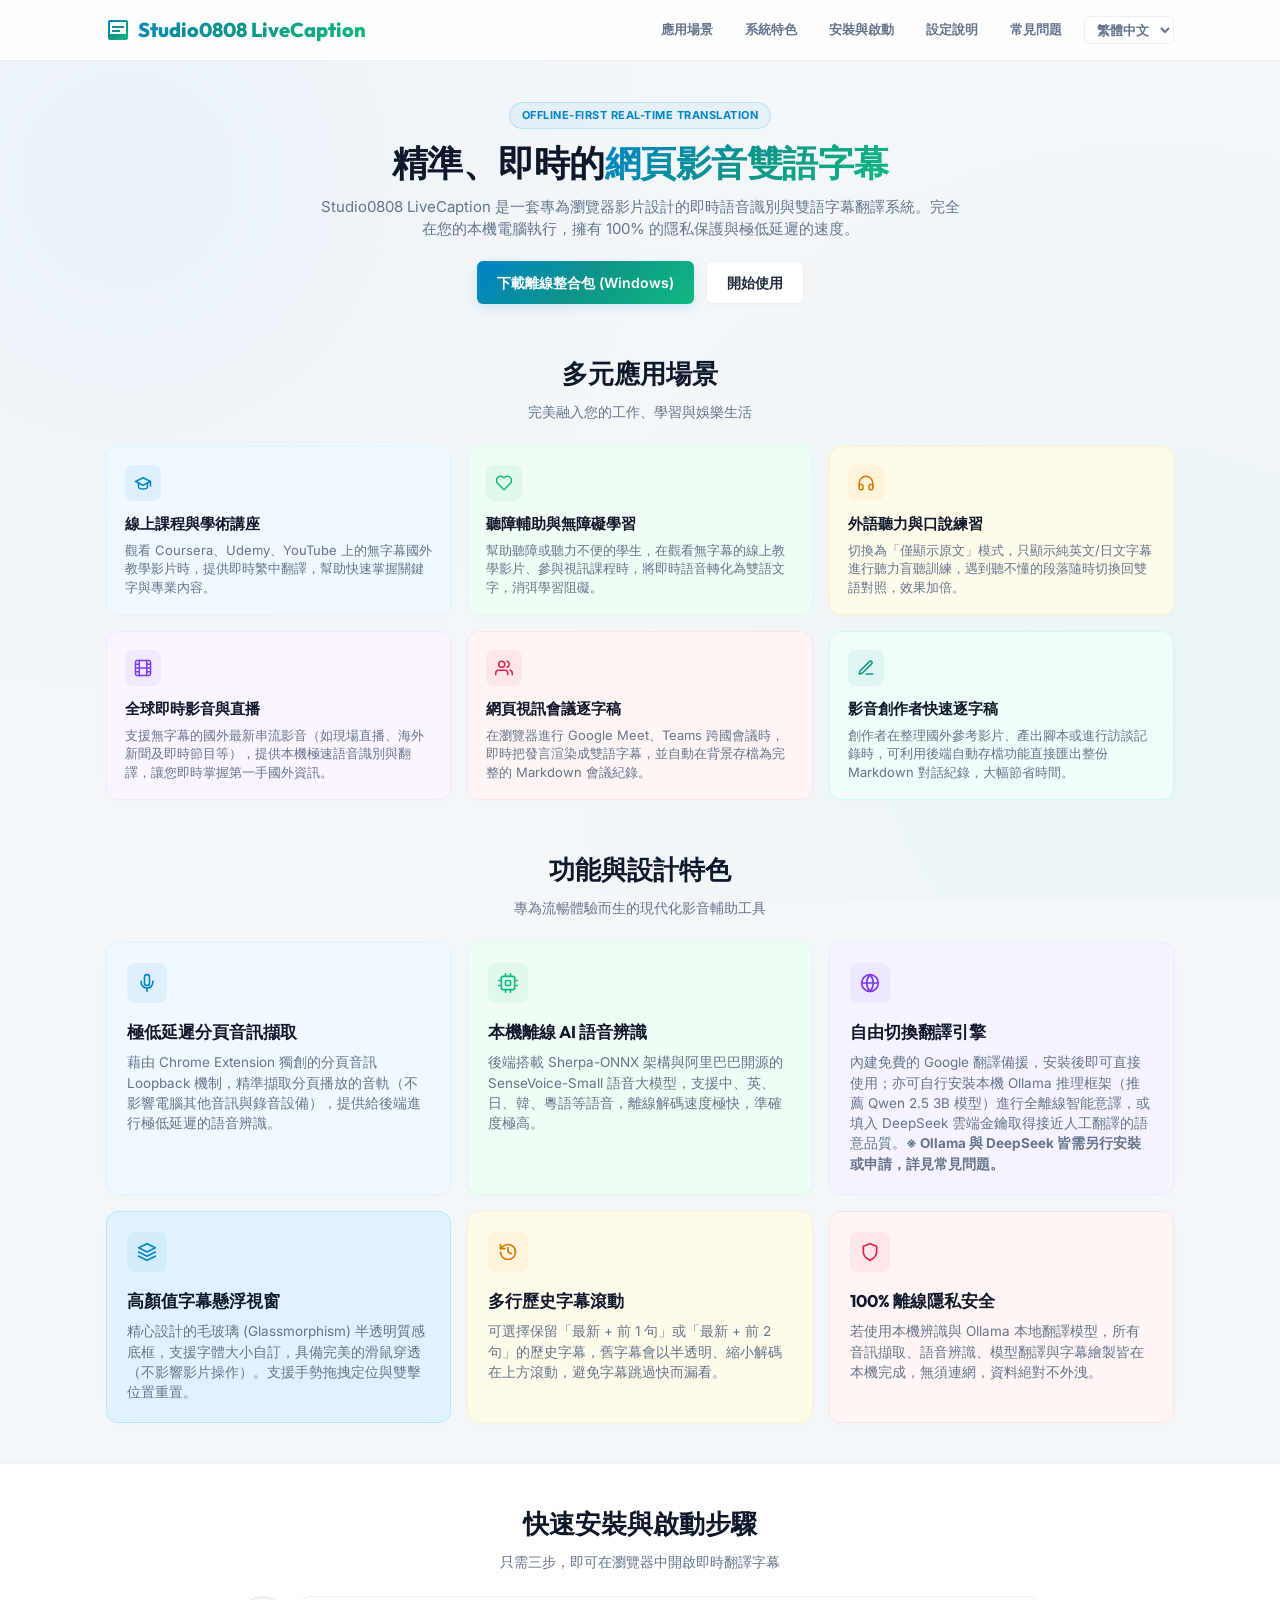
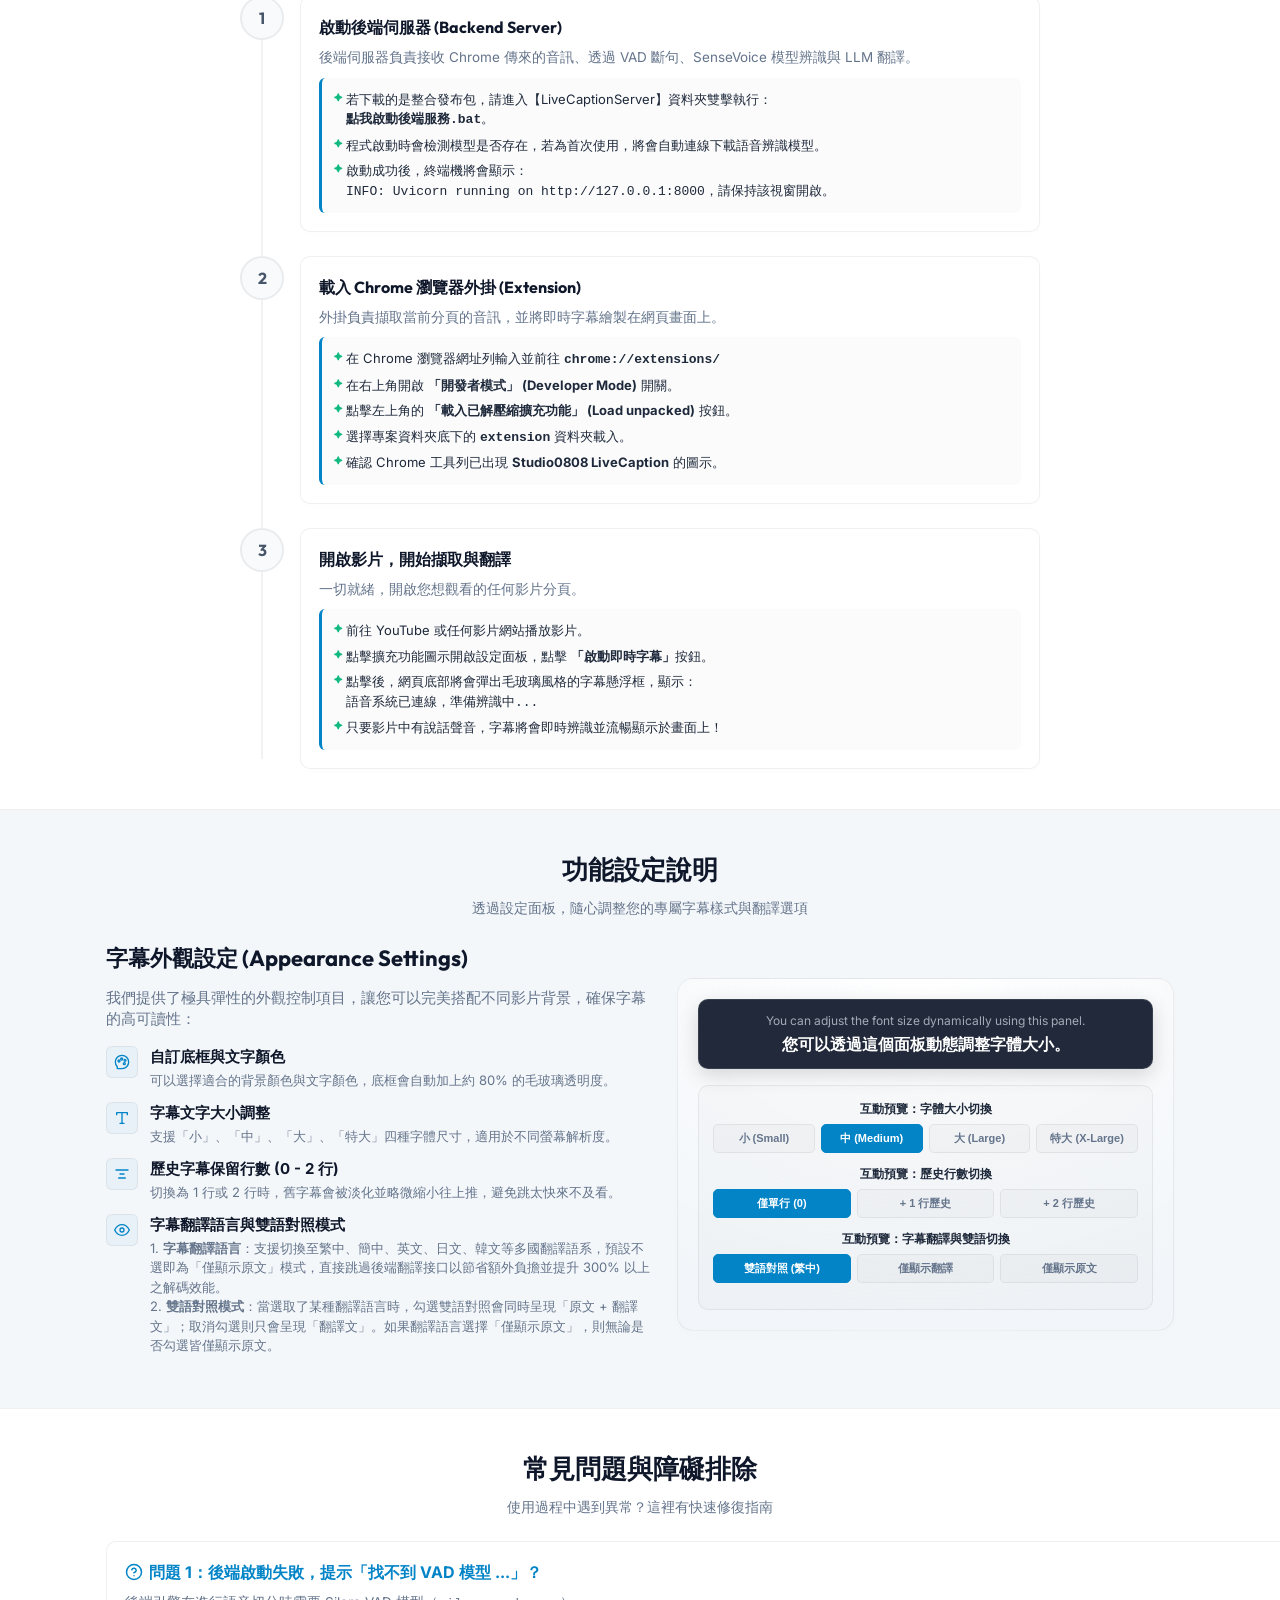
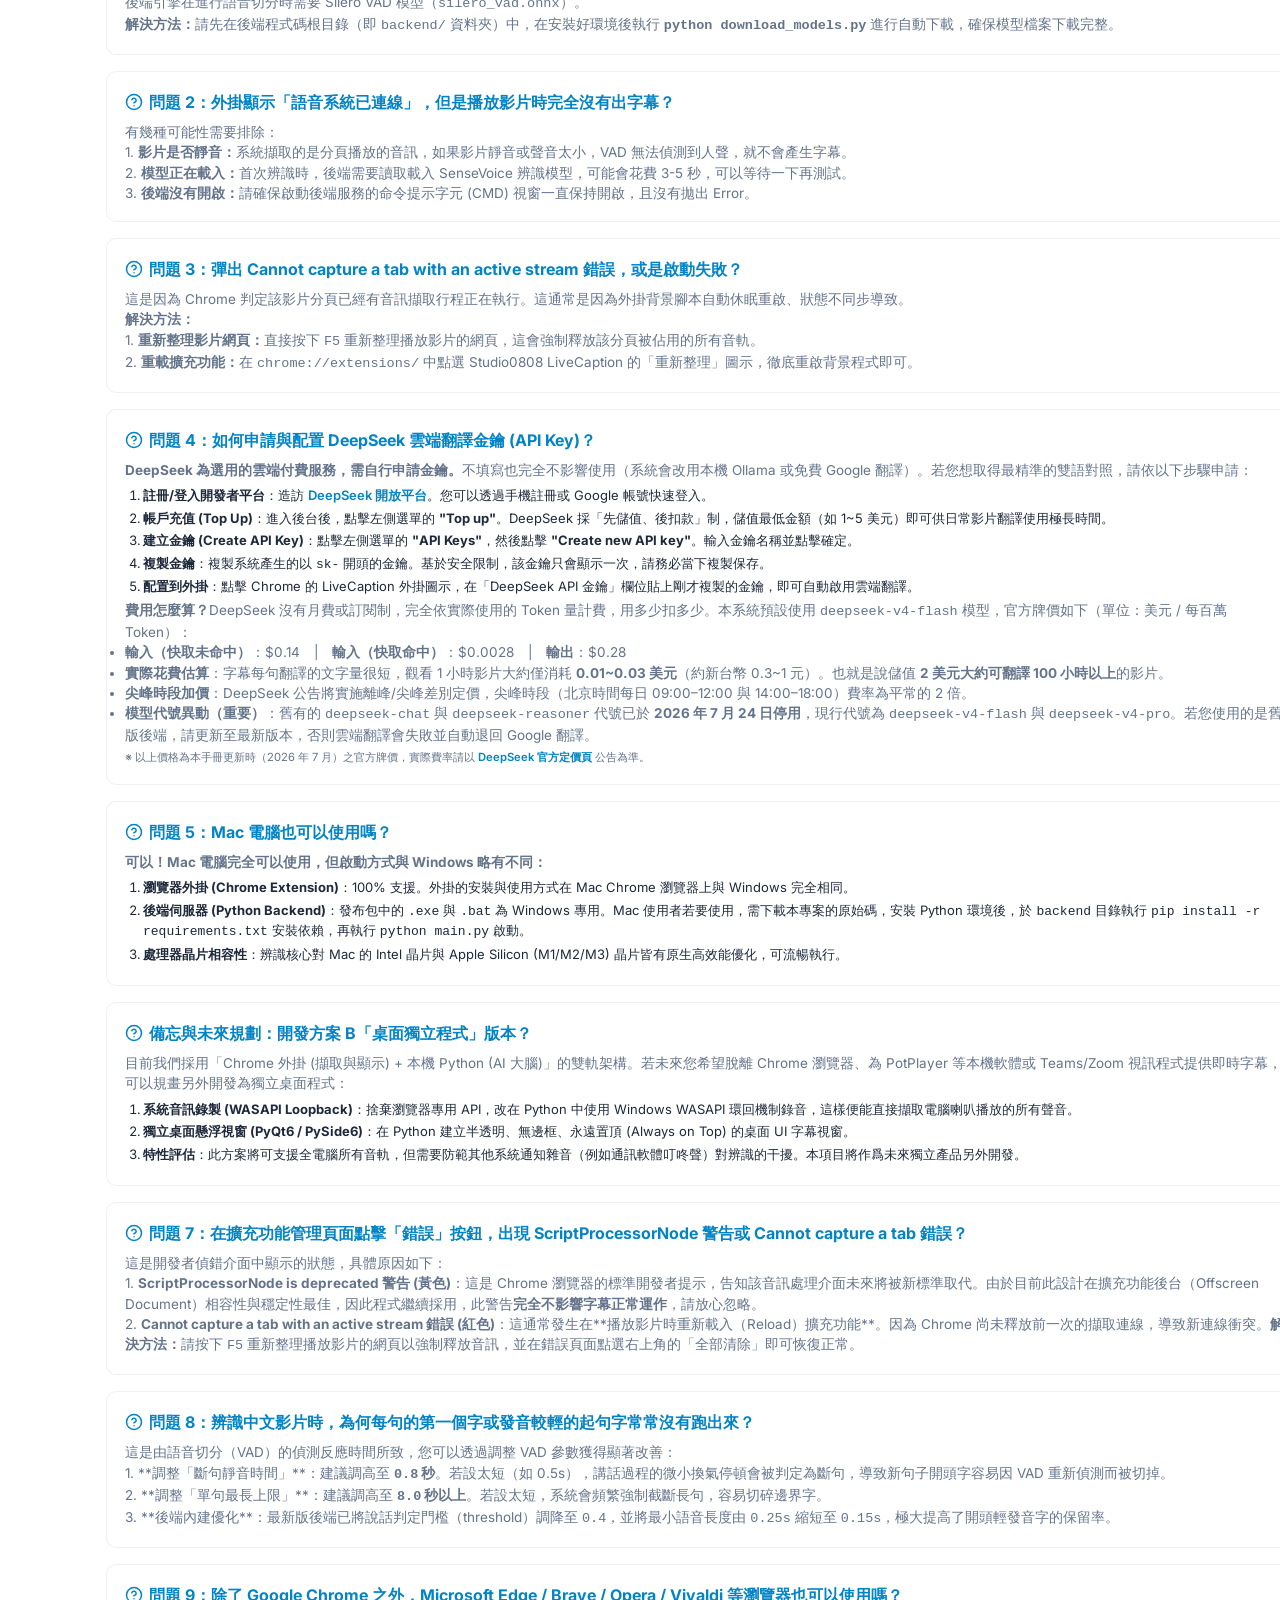
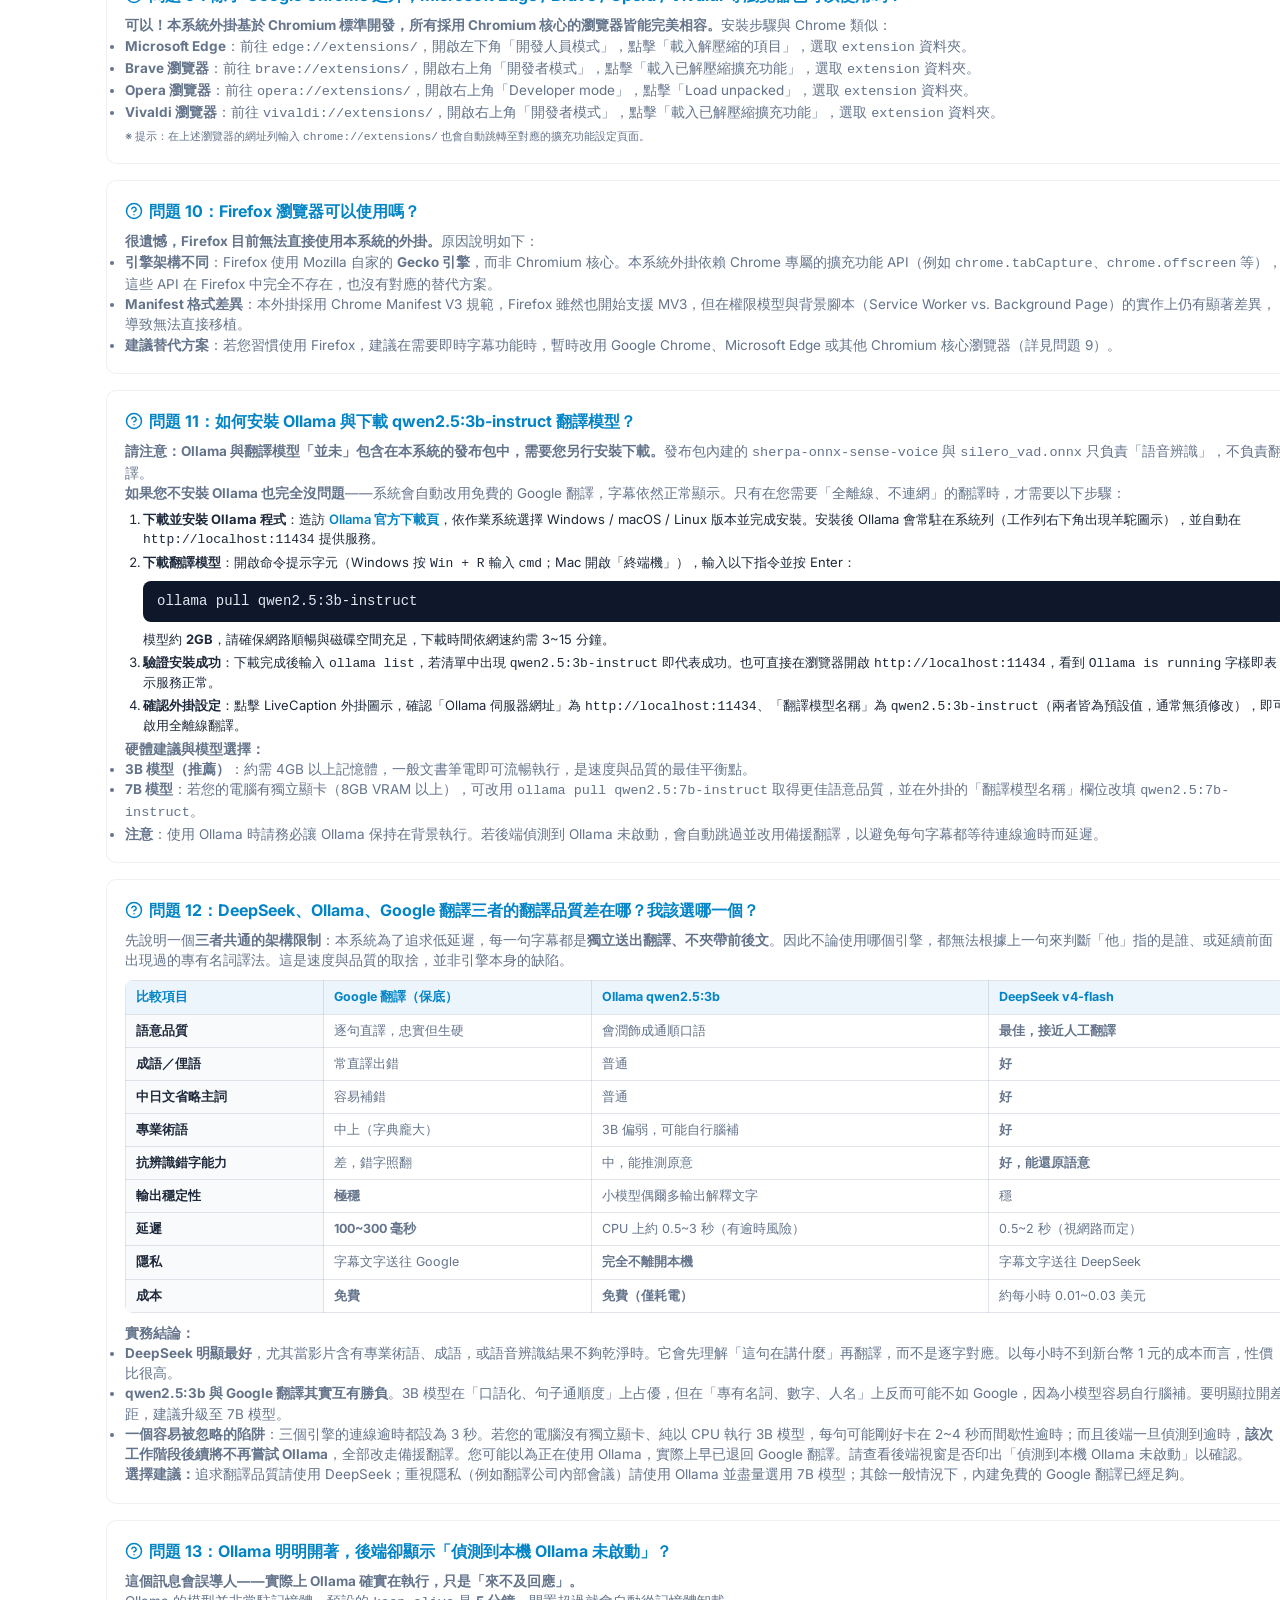
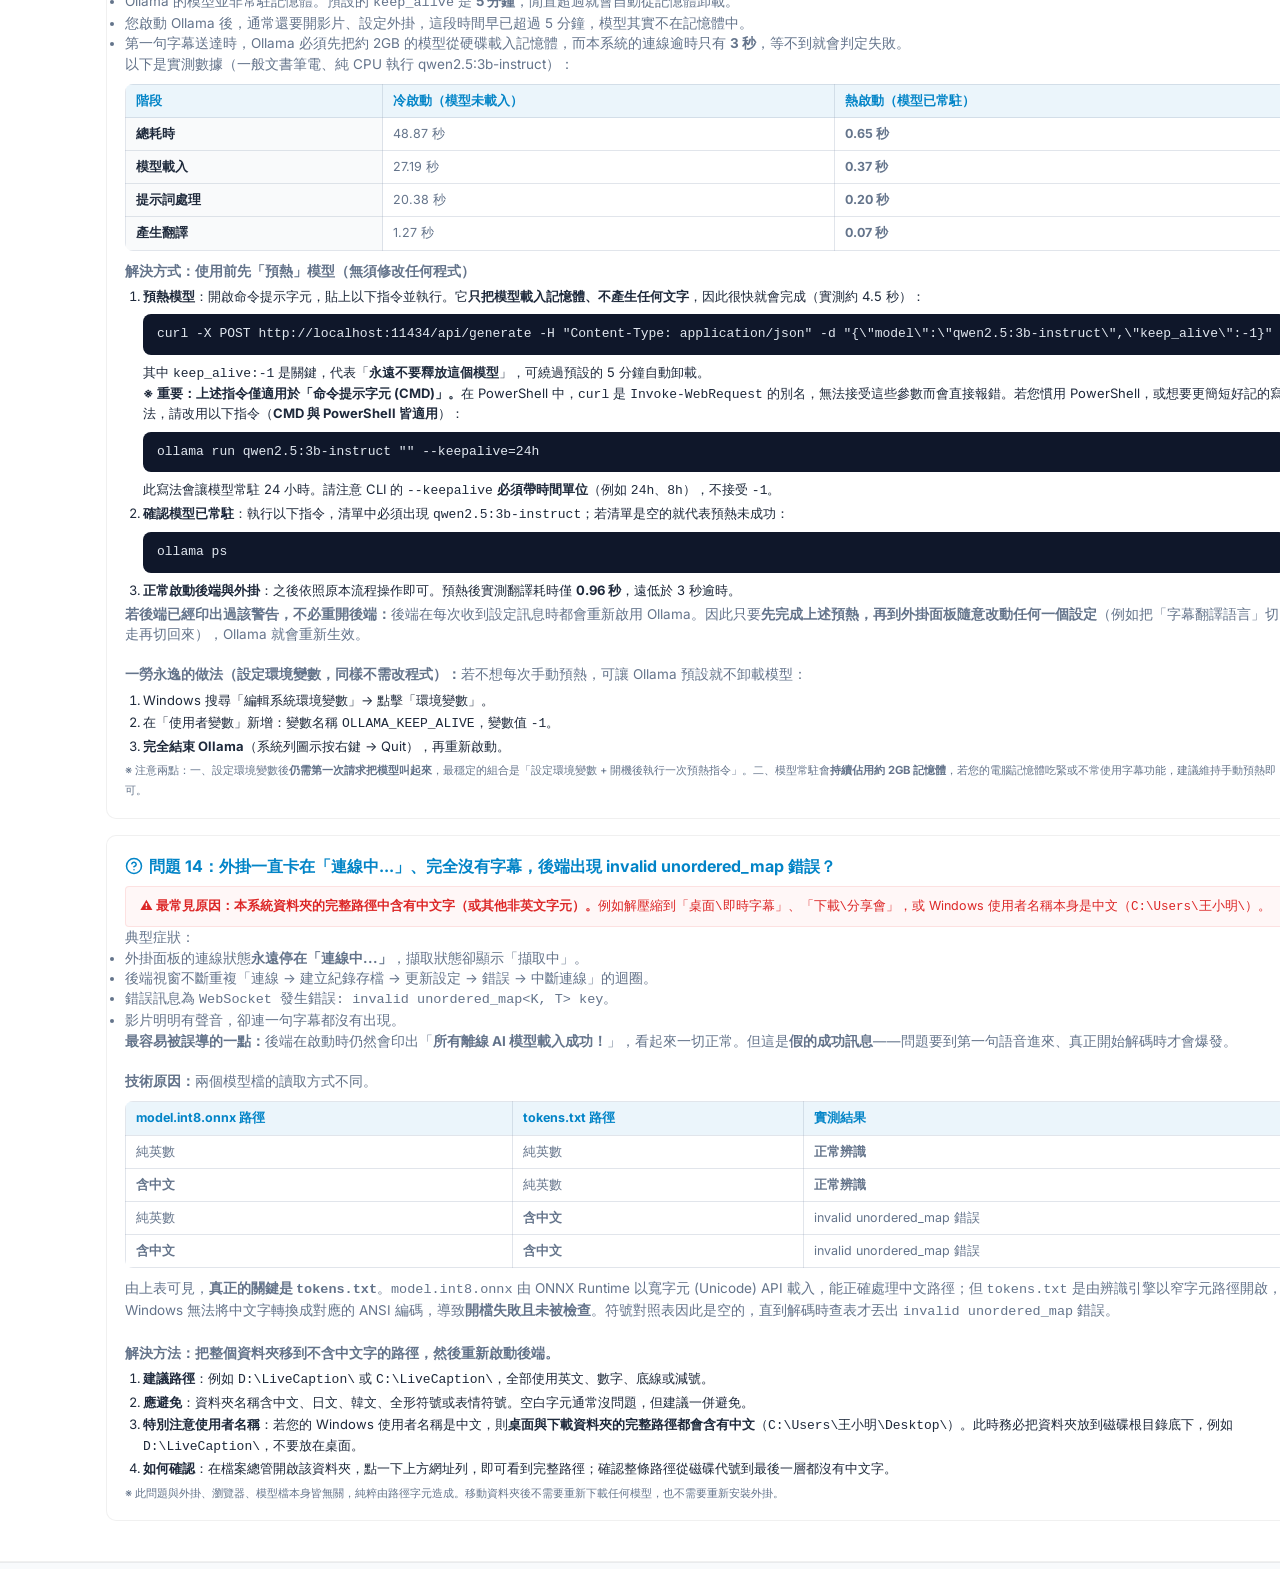
<file: docs/index.html>
<!DOCTYPE html>
<html lang="zh-TW">
<head>
  <meta charset="UTF-8">
  <meta name="viewport" content="width=device-width, initial-scale=1.0">
  <title>即時字幕-Studio0808 </title>
  <!-- Colorful Inline SVG Favicon representing speech & play -->
  <link rel="icon" type="image/svg+xml" href="data:image/svg+xml,%3Csvg xmlns='http://www.w3.org/2000/svg' viewBox='0 0 24 24'%3E%3Cdefs%3E%3ClinearGradient id='fav-grad' x1='0%25' y1='0%25' x2='100%25' y2='100%25'%3E%3Cstop offset='0%25' stop-color='%230284c7'/%3E%3Cstop offset='100%25' stop-color='%2310b981'/%3E%3C/linearGradient%3E%3C/defs%3E%3Cpath fill='url(%23fav-grad)' d='M20 2H4c-1.1 0-2 .9-2 2v12c0 1.1.9 2 2 2h14l4 4V4c0-1.1-.9-2-2-2zM8 14H6v-2h2v2zm0-3H6V9h2v2zm0-3H6V6h2v2zm8 6h-6v-2h6v2zm0-3h-6V9h6v2zm0-3h-6V6h6v2z'/%3E%3C/svg%3E">
  <!-- Google Fonts: Inter & Outfit -->
  <link rel="preconnect" href="https://fonts.googleapis.com">
  <link rel="preconnect" href="https://fonts.gstatic.com" crossorigin>
  <link href="https://fonts.googleapis.com/css2?family=Inter:wght@300;400;500;600;700&family=Outfit:wght@400;500;600;700;800&display=swap" rel="stylesheet">
  
  <style>
    :root {
      --bg-primary: #f4f7fa; /* 陽光清新淺灰藍 */
      --bg-secondary: #ffffff; /* 純白背景 */
      --bg-tertiary: #eef2f6; /* 卡片與側欄底色 */
      --text-primary: #1e293b; /* 深石板灰 */
      --text-secondary: #64748b; /* 涼爽灰色 */
      --accent-gradient: linear-gradient(135deg, #0284c7 0%, #0d9488 50%, #10b981 100%); /* 蔚藍到翠綠漸層 */
      --accent-color: #0284c7; /* 蔚藍 */
      --accent-color-light: #10b981; /* 翠綠 */
      --accent-glow: rgba(2, 132, 199, 0.08);
      --glass-bg: rgba(255, 255, 255, 0.9);
      --glass-border: rgba(0, 0, 0, 0.06);
      --font-heading: 'Outfit', 'Inter', -apple-system, BlinkMacSystemFont, sans-serif;
      --font-body: 'Inter', -apple-system, BlinkMacSystemFont, "Segoe UI", Roboto, sans-serif;
      --transition-smooth: all 0.25s cubic-bezier(0.4, 0, 0.2, 1);
    }

    * {
      box-sizing: border-box;
      margin: 0;
      padding: 0;
    }

    html {
      scroll-behavior: smooth;
    }

    body {
      background-color: var(--bg-primary);
      color: var(--text-primary);
      font-family: var(--font-body);
      line-height: 1.5;
      overflow-x: hidden;
      background-image: 
        radial-gradient(circle at 10% 20%, rgba(2, 132, 199, 0.04) 0%, transparent 40%),
        radial-gradient(circle at 90% 80%, rgba(16, 185, 129, 0.04) 0%, transparent 45%);
      background-attachment: fixed;
    }

    /* Custom Scrollbar */
    ::-webkit-scrollbar {
      width: 8px;
    }
    ::-webkit-scrollbar-track {
      background: var(--bg-primary);
    }
    ::-webkit-scrollbar-thumb {
      background: #cbd5e1;
      border-radius: 4px;
    }
    ::-webkit-scrollbar-thumb:hover {
      background: #94a3b8;
    }

    /* Container layout */
    .container {
      max-width: 1100px;
      margin: 0 auto;
      padding: 0 16px;
    }

    /* Header & Navigation */
    header {
      background: rgba(255, 255, 255, 0.85);
      backdrop-filter: blur(12px);
      -webkit-backdrop-filter: blur(12px);
      border-bottom: 1px solid var(--glass-border);
      position: sticky;
      top: 0;
      z-index: 100;
      transition: var(--transition-smooth);
    }

    .nav-wrapper {
      display: flex;
      justify-content: space-between;
      align-items: center;
      height: 60px;
    }

    .logo {
      font-family: var(--font-heading);
      font-size: 20px;
      font-weight: 800;
      background: var(--accent-gradient);
      -webkit-background-clip: text;
      -webkit-text-fill-color: transparent;
      display: flex;
      align-items: center;
      gap: 8px;
    }

    .logo svg {
      width: 24px;
      height: 24px;
      fill: url(#logo-grad);
    }

    nav ul {
      display: flex;
      list-style: none;
      gap: 12px;
    }

    nav a {
      color: var(--text-secondary);
      text-decoration: none;
      font-weight: 600;
      font-size: 13px;
      transition: var(--transition-smooth);
      padding: 6px 10px;
      border-radius: 6px;
    }

    nav a:hover, nav a.active {
      color: var(--text-primary);
      background: rgba(0, 0, 0, 0.04);
    }

    /* Hero Section (More Compact) */
    .hero {
      padding: 40px 0 20px;
      text-align: center;
      position: relative;
    }

    .hero-badge {
      display: inline-block;
      padding: 4px 12px;
      background: rgba(2, 132, 199, 0.06);
      border: 1px solid rgba(2, 132, 199, 0.15);
      border-radius: 100px;
      color: #0284c7;
      font-size: 11px;
      font-weight: 700;
      margin-bottom: 12px;
      text-transform: uppercase;
      letter-spacing: 0.5px;
    }

    .hero h1 {
      font-family: var(--font-heading);
      font-size: 36px;
      font-weight: 800;
      line-height: 1.2;
      margin-bottom: 12px;
      letter-spacing: -0.5px;
      color: #0f172a;
    }

    .hero h1 span {
      background: var(--accent-gradient);
      -webkit-background-clip: text;
      -webkit-text-fill-color: transparent;
    }

    .hero p {
      font-size: 15px;
      color: var(--text-secondary);
      max-width: 650px;
      margin: 0 auto 20px;
    }

    .hero-buttons {
      display: flex;
      justify-content: center;
      gap: 12px;
    }

    .btn {
      display: inline-flex;
      align-items: center;
      gap: 6px;
      padding: 10px 20px;
      border-radius: 6px;
      font-size: 14px;
      font-weight: 600;
      text-decoration: none;
      cursor: pointer;
      transition: var(--transition-smooth);
    }

    .btn-primary {
      background: var(--accent-gradient);
      color: white;
      box-shadow: 0 4px 12px rgba(2, 132, 199, 0.15);
    }

    .btn-primary:hover {
      transform: translateY(-1.5px);
      box-shadow: 0 6px 18px rgba(2, 132, 199, 0.25);
    }

    .btn-secondary {
      background: #ffffff;
      color: var(--text-primary);
      border: 1px solid var(--glass-border);
      box-shadow: 0 2px 8px rgba(0, 0, 0, 0.02);
    }

    .btn-secondary:hover {
      background: var(--bg-tertiary);
      transform: translateY(-1.5px);
    }

    /* Scenarios Section (More Compact) */
    .scenarios-section {
      padding: 30px 0 20px;
    }

    .scenarios-grid {
      display: grid;
      grid-template-columns: repeat(auto-fit, minmax(280px, 1fr));
      gap: 16px;
      margin-top: 20px;
    }

    .scenario-card {
      background: var(--glass-bg);
      border: 1px solid var(--glass-border);
      border-radius: 12px;
      padding: 18px;
      box-shadow: 0 2px 12px rgba(0, 0, 0, 0.01);
      transition: var(--transition-smooth);
    }

    .scenario-card:hover {
      transform: translateY(-3px);
      box-shadow: 0 8px 20px rgba(2, 132, 199, 0.06);
      border-color: rgba(2, 132, 199, 0.15);
    }

    /* Diverse Light Pastel Backgrounds for Scenario Cards */
    .scenario-card:nth-child(1) { background-color: #f0f9ff; border-color: #e0f2fe; }
    .scenario-card:nth-child(1) .scenario-icon { background: rgba(2, 132, 199, 0.08); color: #0284c7; }

    .scenario-card:nth-child(2) { background-color: #f0fdf4; border-color: #dcfce7; }
    .scenario-card:nth-child(2) .scenario-icon { background: rgba(16, 185, 129, 0.08); color: #10b981; }

    .scenario-card:nth-child(3) { background-color: #fffbeb; border-color: #fef3c7; }
    .scenario-card:nth-child(3) .scenario-icon { background: rgba(245, 158, 11, 0.08); color: #d97706; }

    .scenario-card:nth-child(4) { background-color: #faf5ff; border-color: #f3e8ff; }
    .scenario-card:nth-child(4) .scenario-icon { background: rgba(139, 92, 246, 0.08); color: #7c3aed; }

    .scenario-card:nth-child(5) { background-color: #fff5f5; border-color: #ffe3e3; }
    .scenario-card:nth-child(5) .scenario-icon { background: rgba(244, 63, 94, 0.08); color: #e11d48; }

    .scenario-card:nth-child(6) { background-color: #f0fdfa; border-color: #ccfbf1; }
    .scenario-card:nth-child(6) .scenario-icon { background: rgba(13, 148, 136, 0.08); color: #0d9488; }

    .scenario-icon {
      width: 36px;
      height: 36px;
      background: rgba(16, 185, 129, 0.06);
      color: var(--accent-color-light);
      border-radius: 8px;
      display: flex;
      align-items: center;
      justify-content: center;
      margin-bottom: 12px;
    }

    .scenario-icon svg {
      width: 18px;
      height: 18px;
    }

    .scenario-card h3 {
      font-family: var(--font-heading);
      font-size: 15px;
      font-weight: 700;
      color: #0f172a;
      margin-bottom: 6px;
    }

    .scenario-card p {
      font-size: 13px;
      color: var(--text-secondary);
      line-height: 1.4;
    }

    /* Features Grid (More Compact) */
    .features-section {
      padding: 30px 0 40px;
    }

    .section-title-wrapper {
      text-align: center;
      margin-bottom: 24px;
    }

    .section-title {
      font-family: var(--font-heading);
      font-size: 26px;
      font-weight: 700;
      color: #0f172a;
      margin-bottom: 8px;
    }

    .section-subtitle {
      font-size: 14px;
      color: var(--text-secondary);
      max-width: 600px;
      margin: 0 auto;
    }

    .features-grid {
      display: grid;
      grid-template-columns: repeat(auto-fit, minmax(280px, 1fr));
      gap: 16px;
    }

    .feature-card {
      background: var(--bg-secondary);
      border: 1px solid var(--glass-border);
      border-radius: 12px;
      padding: 20px;
      box-shadow: 0 2px 12px rgba(0, 0, 0, 0.01);
      transition: var(--transition-smooth);
      position: relative;
      overflow: hidden;
    }

    .feature-card::before {
      content: '';
      position: absolute;
      top: 0;
      left: 0;
      width: 100%;
      height: 3px;
      background: var(--accent-gradient);
      opacity: 0;
      transition: var(--transition-smooth);
    }

    .feature-card:hover {
      transform: translateY(-4px);
      border-color: rgba(2, 132, 199, 0.15);
      box-shadow: 0 10px 25px rgba(2, 132, 199, 0.04);
    }

    .feature-card:hover::before {
      opacity: 1;
    }

    /* Diverse Light Pastel Backgrounds for Feature Cards */
    .feature-card:nth-child(1) { background-color: #f0f9ff; border-color: #e0f2fe; }
    .feature-card:nth-child(1) .feature-icon-wrapper { background: rgba(2, 132, 199, 0.08); color: #0284c7; }

    .feature-card:nth-child(2) { background-color: #f0fdf4; border-color: #dcfce7; }
    .feature-card:nth-child(2) .feature-icon-wrapper { background: rgba(16, 185, 129, 0.08); color: #10b981; }

    .feature-card:nth-child(3) { background-color: #f5f3ff; border-color: #ede9fe; }
    .feature-card:nth-child(3) .feature-icon-wrapper { background: rgba(139, 92, 246, 0.08); color: #7c3aed; }

    .feature-card:nth-child(4) { background-color: #e0f2fe; border-color: #bae6fd; }
    .feature-card:nth-child(4) .feature-icon-wrapper { background: rgba(14, 165, 233, 0.08); color: #0284c7; }

    .feature-card:nth-child(5) { background-color: #fffbeb; border-color: #fef3c7; }
    .feature-card:nth-child(5) .feature-icon-wrapper { background: rgba(245, 158, 11, 0.08); color: #d97706; }

    .feature-card:nth-child(6) { background-color: #fff5f5; border-color: #ffe3e3; }
    .feature-card:nth-child(6) .feature-icon-wrapper { background: rgba(244, 63, 94, 0.08); color: #e11d48; }

    .feature-icon-wrapper {
      width: 40px;
      height: 40px;
      border-radius: 8px;
      background: rgba(2, 132, 199, 0.06);
      display: flex;
      align-items: center;
      justify-content: center;
      color: var(--accent-color);
      margin-bottom: 16px;
    }

    .feature-icon-wrapper svg {
      width: 20px;
      height: 20px;
    }

    .feature-card h3 {
      font-family: var(--font-heading);
      font-size: 17px;
      font-weight: 700;
      margin-bottom: 8px;
      color: #0f172a;
    }

    .feature-card p {
      color: var(--text-secondary);
      font-size: 13.5px;
      line-height: 1.5;
    }

    /* Operations Flow & Steps (More Compact) */
    .steps-section {
      background: var(--bg-secondary);
      padding: 40px 0;
      border-top: 1px solid var(--glass-border);
      border-bottom: 1px solid var(--glass-border);
    }

    .steps-flow {
      max-width: 800px;
      margin: 24px auto 0;
      position: relative;
    }

    .steps-flow::before {
      content: '';
      position: absolute;
      left: 21px;
      top: 10px;
      bottom: 10px;
      width: 2px;
      background: rgba(0, 0, 0, 0.05);
    }

    .step-item {
      display: flex;
      gap: 16px;
      margin-bottom: 24px;
      position: relative;
    }

    .step-item:last-child {
      margin-bottom: 0;
    }

    .step-badge {
      width: 44px;
      height: 44px;
      border-radius: 50%;
      background: #f8fafc;
      border: 2px solid var(--glass-border);
      display: flex;
      align-items: center;
      justify-content: center;
      font-family: var(--font-heading);
      font-size: 16px;
      font-weight: 700;
      color: #475569;
      z-index: 2;
      flex-shrink: 0;
      transition: var(--transition-smooth);
    }

    .step-item:hover .step-badge {
      border-color: var(--accent-color);
      color: var(--accent-color);
      background: rgba(2, 132, 199, 0.06);
      box-shadow: 0 0 10px var(--accent-glow);
    }

    .step-content {
      background: var(--glass-bg);
      backdrop-filter: blur(8px);
      border: 1px solid var(--glass-border);
      border-radius: 10px;
      padding: 18px;
      flex-grow: 1;
      box-shadow: 0 2px 10px rgba(0, 0, 0, 0.01);
    }

    .step-content h3 {
      font-family: var(--font-heading);
      font-size: 16px;
      font-weight: 700;
      color: #0f172a;
      margin-bottom: 8px;
      display: flex;
      align-items: center;
      gap: 6px;
    }

    .step-content p {
      color: var(--text-secondary);
      font-size: 13.5px;
      margin-bottom: 10px;
    }

    .step-details {
      background: rgba(0, 0, 0, 0.015);
      border-radius: 6px;
      padding: 12px;
      border-left: 3px solid var(--accent-color);
    }

    .step-details ul {
      list-style-type: none;
    }

    .step-details li {
      font-size: 13px;
      color: var(--text-primary);
      margin-bottom: 6px;
      padding-left: 12px;
      position: relative;
    }

    .step-details li::before {
      content: '✦';
      color: var(--accent-color-light);
      position: absolute;
      left: 0;
      font-size: 9px;
      top: 1px;
    }

    .step-details li:last-child {
      margin-bottom: 0;
    }

    /* Configuration Panel Showcase (More Compact) */
    .config-section {
      padding: 40px 0;
    }

    .config-showcase {
      display: flex;
      flex-wrap: wrap;
      gap: 24px;
      align-items: center;
      margin-top: 24px;
    }

    .config-text {
      flex: 1 1 450px;
    }

    .config-text h3 {
      font-family: var(--font-heading);
      font-size: 22px;
      margin-bottom: 12px;
      color: #0f172a;
    }

    .config-text p {
      color: var(--text-secondary);
      margin-bottom: 16px;
      font-size: 14.5px;
    }

    .config-item {
      display: flex;
      gap: 12px;
      margin-bottom: 12px;
    }

    .config-item-icon {
      width: 32px;
      height: 32px;
      border-radius: 6px;
      background: rgba(2, 132, 199, 0.05);
      border: 1px solid var(--glass-border);
      display: flex;
      align-items: center;
      justify-content: center;
      color: var(--accent-color);
      flex-shrink: 0;
    }

    .config-item-icon svg {
      width: 16px;
      height: 16px;
    }

    .config-item-text h4 {
      font-size: 15px;
      font-weight: 700;
      margin-bottom: 2px;
      color: #0f172a;
    }

    .config-item-text p {
      font-size: 13px;
      color: var(--text-secondary);
      margin-bottom: 0;
    }

    .config-visual {
      flex: 1 1 400px;
      background: radial-gradient(100% 100% at 50% 0%, rgba(255, 255, 255, 0.95) 0%, rgba(240, 244, 248, 0.6) 100%);
      border: 1px solid var(--glass-border);
      border-radius: 16px;
      padding: 20px;
      position: relative;
      box-shadow: 0 4px 15px rgba(0, 0, 0, 0.01);
      width: 100%;
    }

    /* Mock Subtitle Window Demo */
    .mock-caption-window {
      background: rgba(15, 23, 42, 0.92);
      border: 1px solid rgba(255, 255, 255, 0.1);
      border-radius: 10px;
      padding: 12px 16px;
      text-align: center;
      box-shadow: 0 6px 20px rgba(0, 0, 0, 0.15);
      margin-bottom: 16px;
      max-width: 100%;
    }

    .mock-line {
      margin-bottom: 6px;
    }
    
    .mock-line:last-child {
      margin-bottom: 0;
    }

    .mock-line.history {
      opacity: 0.45;
      transform: scale(0.94);
    }

    .mock-raw {
      font-size: 12px;
      color: rgba(220, 225, 235, 0.7);
      margin-bottom: 2px;
    }

    .mock-zh {
      font-size: 15px;
      color: #38bdf8;
      font-weight: 700;
    }

    .mock-zh-latest {
      font-size: 16px;
      color: #ffffff;
      font-weight: 700;
    }

    /* Interactive Size Demo Control */
    .interactive-demo {
      background: rgba(0, 0, 0, 0.015);
      border: 1px solid var(--glass-border);
      border-radius: 10px;
      padding: 14px;
    }

    .interactive-controls {
      display: flex;
      justify-content: space-between;
      margin-bottom: 12px;
      gap: 6px;
    }

    .demo-btn {
      flex: 1;
      padding: 6px;
      border: 1px solid var(--glass-border);
      background: rgba(0, 0, 0, 0.02);
      color: var(--text-secondary);
      border-radius: 5px;
      cursor: pointer;
      font-size: 11px;
      font-weight: 600;
      transition: var(--transition-smooth);
    }

    .demo-btn.active, .demo-btn:hover {
      background: var(--accent-color);
      color: white;
      border-color: var(--accent-color);
    }

    /* Troubleshooting section (More Compact) */
    .faq-section {
      background: var(--bg-secondary);
      padding: 40px 0;
      border-top: 1px solid var(--glass-border);
      border-bottom: 1px solid var(--glass-border);
    }

    .faq-grid {
      display: grid;
      grid-template-columns: 1fr;
      gap: 16px;
      margin-top: 24px;
    }

    .faq-card {
      background: var(--glass-bg);
      border: 1px solid var(--glass-border);
      border-radius: 10px;
      padding: 18px;
      transition: var(--transition-smooth);
    }

    .faq-card:hover {
      border-color: rgba(2, 132, 199, 0.2);
    }

    .faq-card h4 {
      font-size: 16px;
      font-weight: 700;
      margin-bottom: 8px;
      color: var(--accent-color);
      display: flex;
      align-items: center;
      gap: 6px;
    }

    .faq-card p, .faq-card .faq-desc {
      color: var(--text-secondary);
      font-size: 13.5px;
      line-height: 1.5;
    }

    .faq-card ol {
      margin-left: 18px;
      margin-top: 6px;
      font-size: 13px;
      color: var(--text-primary);
    }

    .faq-card ol li {
      margin-bottom: 3px;
    }

    /* Comparison table inside FAQ cards (horizontally scrollable on mobile) */
    .cmp-wrap {
      overflow-x: auto;
      margin: 10px 0;
      -webkit-overflow-scrolling: touch;
    }

    .cmp-table {
      border-collapse: collapse;
      width: 100%;
      min-width: 560px;
      font-size: 12.5px;
      background: #fff;
      border-radius: 8px;
      overflow: hidden;
    }

    .cmp-table th, .cmp-table td {
      border: 1px solid rgba(148, 163, 184, 0.28);
      padding: 7px 10px;
      text-align: left;
      vertical-align: top;
      line-height: 1.45;
    }

    .cmp-table thead th {
      background: rgba(2, 132, 199, 0.08);
      color: var(--accent-color);
      font-weight: 700;
      white-space: nowrap;
    }

    .cmp-table tbody th {
      background: rgba(148, 163, 184, 0.06);
      color: var(--text-primary);
      font-weight: 600;
      white-space: nowrap;
    }

    .cmp-table td {
      color: var(--text-secondary);
    }

    .cmp-best {
      color: #0284c7;
      font-weight: 700;
    }

    /* Copy-ready command block */
    .cmd-box {
      background: #0f172a;
      color: #e2e8f0;
      padding: 10px 14px;
      border-radius: 8px;
      margin: 8px 0;
      font-family: Consolas, Monaco, "Courier New", monospace;
      font-size: 13px;
      line-height: 1.6;
      overflow-x: auto;
      white-space: pre;
      -webkit-overflow-scrolling: touch;
    }

    .alert-box {
      margin-top: 8px;
      padding: 10px 14px;
      border-radius: 4px;
      background: rgba(239, 68, 68, 0.04);
      border: 1px solid rgba(239, 68, 68, 0.12);
      font-size: 12.5px;
      color: #dc2626;
    }

    /* Footer (Centered & Clean) */
    footer {
      padding: 24px 0;
      text-align: center;
      border-top: 1px solid var(--glass-border);
      color: var(--text-secondary);
      font-size: 12.5px;
      background: #f8fafc;
    }

    footer p {
      margin-bottom: 4px;
      color: #475569;
    }

    /* Responsive adjustments for Mobile & Tablet */
    @media (max-width: 768px) {
      .hero {
        padding: 30px 0 10px;
      }
      .hero h1 {
        font-size: 28px;
      }
      .hero p {
        font-size: 14px;
      }
      .nav-wrapper {
        flex-direction: column;
        height: auto;
        padding: 12px 0;
        gap: 10px;
      }
      nav ul {
        flex-wrap: wrap;
        justify-content: center;
        gap: 6px;
      }
      nav a {
        padding: 4px 8px;
        font-size: 12px;
      }
      .step-item {
        flex-direction: column;
        gap: 12px;
      }
      .steps-flow::before {
        display: none;
      }
      .step-badge {
        align-self: flex-start;
        width: 36px;
        height: 36px;
        font-size: 14px;
      }
      .feature-card, .scenario-card {
        padding: 16px;
      }
      .config-showcase {
        flex-direction: column;
        align-items: stretch;
      }
      .interactive-controls {
        flex-wrap: wrap;
      }
      .demo-btn {
        flex: 1 1 calc(50% - 4px);
        margin-bottom: 4px;
      }
    }

    @media (max-width: 480px) {
      .hero-buttons {
        flex-direction: column;
        align-items: stretch;
        gap: 8px;
        max-width: 280px;
        margin: 0 auto;
      }
      .btn {
        justify-content: center;
      }
      .demo-btn {
        flex: 1 1 100%;
      }
    }

    #doc-lang-select {
      background: rgba(255, 255, 255, 0.8);
      border: 1px solid var(--glass-border);
      border-radius: 6px;
      padding: 4px 8px;
      font-size: 13px;
      font-weight: 600;
      color: var(--text-secondary);
      cursor: pointer;
      outline: none;
      transition: var(--transition-smooth);
      font-family: var(--font-body);
    }
    #doc-lang-select:hover, #doc-lang-select:focus {
      border-color: var(--accent-color);
      color: var(--text-primary);
      background: #ffffff;
      box-shadow: 0 0 8px var(--accent-glow);
    }
    .lang-select-item {
      display: flex;
      align-items: center;
    }
  </style>
</head>
<body>

  <!-- SVG gradient definition -->
  <svg style="position: absolute; width: 0; height: 0;" aria-hidden="true" focusable="false">
    <defs>
      <linearGradient id="logo-grad" x1="0%" y1="0%" x2="100%" y2="100%">
        <stop offset="0%" stop-color="#0284c7" />
        <stop offset="50%" stop-color="#0d9488" />
        <stop offset="100%" stop-color="#10b981" />
      </linearGradient>
    </defs>
  </svg>

  <header>
    <div class="container nav-wrapper">
      <div class="logo">
        <!-- Caption Icon -->
        <svg viewBox="0 0 24 24">
          <path d="M20,2H4C2.9,2,2,2.9,2,4v16c0,1.1,0.9,2,2,2h16c1.1,0,2-0.9,2-2V4C22,2.9,21.1,2,20,2z M20,16H4V4h16V16z M6,12h8v2H6V12z M6,8h12v2H6V8z"/>
        </svg>
        <span>Studio0808 LiveCaption</span>
      </div>
      <nav>
        <ul>
          <li><a href="#scenarios" data-i18n="nav-scenarios">應用場景</a></li>
          <li><a href="#features" data-i18n="nav-features">系統特色</a></li>
          <li><a href="#steps" data-i18n="nav-steps">安裝與啟動</a></li>
          <li><a href="#config" data-i18n="nav-config">設定說明</a></li>
          <li><a href="#troubleshooting" data-i18n="nav-troubleshooting">常見問題</a></li>
          <li class="lang-select-item">
            <select id="doc-lang-select" aria-label="Language Selector">
              <option value="zh-TW">繁體中文</option>
              <option value="zh-CN">简体中文</option>
              <option value="en">English</option>
              <option value="ja">日本語</option>
              <option value="ko">한국어</option>
            </select>
          </li>
        </ul>
      </nav>
    </div>
  </header>

  <!-- Hero Section -->
  <section class="hero">
    <div class="container">
      <div class="hero-badge" data-i18n="hero-badge">OFFLINE-FIRST REAL-TIME TRANSLATION</div>
      <h1 data-i18n="hero-title">精準、即時的<span>網頁影音雙語字幕</span></h1>
      <p data-i18n="hero-desc">Studio0808 LiveCaption 是一套專為瀏覽器影片設計的即時語音識別與雙語字幕翻譯系統。完全在您的本機電腦執行，擁有 100% 的隱私保護與極低延遲的速度。</p>
      <div class="hero-buttons">
        <a href="https://drive.google.com/file/d/1mepxzOthPV2NeWjwenk8yNsSSB0vaJGF/view?usp=sharing" target="_blank" class="btn btn-primary" data-i18n="btn-download">下載離線整合包 (Windows)</a>
        <a href="#steps" class="btn btn-secondary" data-i18n="btn-start">開始使用</a>
      </div>
    </div>
  </section>

  <!-- Scenarios Section -->
  <section id="scenarios" class="scenarios-section">
    <div class="container">
      <div class="section-title-wrapper">
        <h2 class="section-title" data-i18n="title-scenarios">多元應用場景</h2>
        <p class="section-subtitle" data-i18n="sub-scenarios">完美融入您的工作、學習與娛樂生活</p>
      </div>
      
      <div class="scenarios-grid">
        <!-- Scenario 1 -->
        <div class="scenario-card">
          <div class="scenario-icon">
            <svg viewBox="0 0 24 24" fill="none" stroke="currentColor" stroke-width="2" stroke-linecap="round" stroke-linejoin="round">
              <path d="M22 10v6M2 10l10-5 10 5-10 5z"/>
              <path d="M6 12v5c0 2 2 3 6 3s6-1 6-3v-5"/>
            </svg>
          </div>
          <h3 data-i18n="s1-title">線上課程與學術講座</h3>
          <p data-i18n="s1-desc">觀看 Coursera、Udemy、YouTube 上的無字幕國外教學影片時，提供即時繁中翻譯，幫助快速掌握關鍵字與專業內容。</p>
        </div>

        <!-- Scenario 2 -->
        <div class="scenario-card">
          <div class="scenario-icon">
            <svg viewBox="0 0 24 24" fill="none" stroke="currentColor" stroke-width="2" stroke-linecap="round" stroke-linejoin="round">
              <path d="M19 14c1.49-1.46 3-3.21 3-5.5A5.5 5.5 0 0 0 16.5 3c-1.76 0-3 .5-4.5 2-1.5-1.5-2.74-2-4.5-2A5.5 5.5 0 0 0 2 8.5c0 2.3 1.5 4.05 3 5.5l7 7Z"/>
            </svg>
          </div>
          <h3 data-i18n="s2-title">聽障輔助與無障礙學習</h3>
          <p data-i18n="s2-desc">幫助聽障或聽力不便的學生，在觀看無字幕的線上教學影片、參與視訊課程時，將即時語音轉化為雙語文字，消弭學習阻礙。</p>
        </div>

        <!-- Scenario 3 -->
        <div class="scenario-card">
          <div class="scenario-icon">
            <svg viewBox="0 0 24 24" fill="none" stroke="currentColor" stroke-width="2" stroke-linecap="round" stroke-linejoin="round">
              <path d="M3 18v-6a9 9 0 0 1 18 0v6"/>
              <path d="M21 19a2 2 0 0 1-2 2h-1a2 2 0 0 1-2-2v-3a2 2 0 0 1 2-2h3zM3 19a2 2 0 0 0 2 2h1a2 2 0 0 0 2-2v-3a2 2 0 0 0-2-2H3z"/>
            </svg>
          </div>
          <h3 data-i18n="s3-title">外語聽力與口說練習</h3>
          <p data-i18n="s3-desc">切換為「僅顯示原文」模式，只顯示純英文/日文字幕進行聽力盲聽訓練，遇到聽不懂的段落隨時切換回雙語對照，效果加倍。</p>
        </div>

        <!-- Scenario 4 -->
        <div class="scenario-card">
          <div class="scenario-icon">
            <svg viewBox="0 0 24 24" fill="none" stroke="currentColor" stroke-width="2" stroke-linecap="round" stroke-linejoin="round">
              <rect x="2" y="2" width="20" height="20" rx="2.18" ry="2.18"/>
              <line x1="7" y1="2" x2="7" y2="22"/>
              <line x1="17" y1="2" x2="17" y2="22"/>
              <line x1="2" y1="12" x2="22" y2="12"/>
              <line x1="2" y1="7" x2="7" y2="7"/>
              <line x1="2" y1="17" x2="7" y2="17"/>
              <line x1="17" y1="17" x2="22" y2="17"/>
              <line x1="17" y1="7" x2="22" y2="7"/>
            </svg>
          </div>
          <h3 data-i18n="s4-title">全球即時影音與直播</h3>
          <p data-i18n="s4-desc">支援無字幕的國外最新串流影音（如現場直播、海外新聞及即時節目等），提供本機極速語音識別與翻譯，讓您即時掌握第一手國外資訊。</p>
        </div>

        <!-- Scenario 5 -->
        <div class="scenario-card">
          <div class="scenario-icon">
            <svg viewBox="0 0 24 24" fill="none" stroke="currentColor" stroke-width="2" stroke-linecap="round" stroke-linejoin="round">
              <path d="M17 21v-2a4 4 0 0 0-4-4H5a4 4 0 0 0-4 4v2"/>
              <circle cx="9" cy="7" r="4"/>
              <path d="M23 21v-2a4 4 0 0 0-3-3.87"/>
              <path d="M16 3.13a4 4 0 0 1 0 7.75"/>
            </svg>
          </div>
          <h3 data-i18n="s5-title">網頁視訊會議逐字稿</h3>
          <p data-i18n="s5-desc">在瀏覽器進行 Google Meet、Teams 跨國會議時，即時把發言渲染成雙語字幕，並自動在背景存檔為完整的 Markdown 會議紀錄。</p>
        </div>

        <!-- Scenario 6 -->
        <div class="scenario-card">
          <div class="scenario-icon">
            <svg viewBox="0 0 24 24" fill="none" stroke="currentColor" stroke-width="2" stroke-linecap="round" stroke-linejoin="round">
              <path d="M12 20h9"/>
              <path d="M16.5 3.5a2.12 2.12 0 0 1 3 3L7 19l-4 1 1-4Z"/>
            </svg>
          </div>
          <h3>影音創作者快速逐字稿</h3>
          <p>創作者在整理國外參考影片、產出腳本或進行訪談記錄時，可利用後端自動存檔功能直接匯出整份 Markdown 對話紀錄，大幅節省時間。</p>
        </div>
      </div>
    </div>
  </section>

  <!-- Features Section -->
  <section id="features" class="features-section">
    <div class="container">
      <div class="section-title-wrapper">
        <h2 class="section-title">功能與設計特色</h2>
        <p class="section-subtitle">專為流暢體驗而生的現代化影音輔助工具</p>
      </div>

      <div class="features-grid">
        <!-- Feature 1 -->
        <div class="feature-card">
          <div class="feature-icon-wrapper">
            <svg viewBox="0 0 24 24" fill="none" stroke="currentColor" stroke-width="2" stroke-linecap="round" stroke-linejoin="round">
              <path d="M12 2a3 3 0 0 0-3 3v7a3 3 0 0 0 6 0V5a3 3 0 0 0-3-3Z"/>
              <path d="M19 10v1a7 7 0 0 1-14 0v-1"/>
              <line x1="12" x2="12" y1="19" y2="22"/>
            </svg>
          </div>
          <h3>極低延遲分頁音訊擷取</h3>
          <p>藉由 Chrome Extension 獨創的分頁音訊 Loopback 機制，精準擷取分頁播放的音軌（不影響電腦其他音訊與錄音設備），提供給後端進行極低延遲的語音辨識。</p>
        </div>

        <!-- Feature 2 -->
        <div class="feature-card">
          <div class="feature-icon-wrapper">
            <svg viewBox="0 0 24 24" fill="none" stroke="currentColor" stroke-width="2">
              <rect x="4" y="4" width="16" height="16" rx="2" stroke-linecap="round" stroke-linejoin="round"/>
              <rect x="9" y="9" width="6" height="6" rx="1" stroke-linecap="round" stroke-linejoin="round"/>
              <path d="M9 1v3M15 1v3M9 20v3M15 20v3M20 9h3M20 15h3M1 9h3M1 15h3" stroke-linecap="round"/>
            </svg>
          </div>
          <h3>本機離線 AI 語音辨識</h3>
          <p>後端搭載 Sherpa-ONNX 架構與阿里巴巴開源的 SenseVoice-Small 語音大模型，支援中、英、日、韓、粵語等語音，離線解碼速度極快，準確度極高。</p>
        </div>

        <!-- Feature 3 -->
        <div class="feature-card">
          <div class="feature-icon-wrapper">
            <svg viewBox="0 0 24 24" fill="none" stroke="currentColor" stroke-width="2" stroke-linecap="round" stroke-linejoin="round">
              <circle cx="12" cy="12" r="10"/>
              <line x1="2" x2="22" y1="12" y2="12"/>
              <path d="M12 2a15.3 15.3 0 0 1 4 10 15.3 15.3 0 0 1-4 10 15.3 15.3 0 0 1-4-10 15.3 15.3 0 0 1 4-10z"/>
            </svg>
          </div>
          <h3>自由切換翻譯引擎</h3>
          <p>內建免費的 Google 翻譯備援，安裝後即可直接使用；亦可自行安裝本機 Ollama 推理框架（推薦 Qwen 2.5 3B 模型）進行全離線智能意譯，或填入 DeepSeek 雲端金鑰取得接近人工翻譯的語意品質。<strong>※ Ollama 與 DeepSeek 皆需另行安裝或申請，詳見常見問題。</strong></p>
        </div>

        <!-- Feature 4 -->
        <div class="feature-card">
          <div class="feature-icon-wrapper">
            <svg viewBox="0 0 24 24" fill="none" stroke="currentColor" stroke-width="2" stroke-linecap="round" stroke-linejoin="round">
              <polygon points="12 2 2 7 12 12 22 7 12 2"/>
              <polyline points="2 17 12 22 22 17"/>
              <polyline points="2 12 12 17 22 12"/>
            </svg>
          </div>
          <h3>高顏值字幕懸浮視窗</h3>
          <p>精心設計的毛玻璃 (Glassmorphism) 半透明質感底框，支援字體大小自訂，具備完美的滑鼠穿透（不影響影片操作）。支援手勢拖拽定位與雙擊位置重置。</p>
        </div>

        <!-- Feature 5 -->
        <div class="feature-card">
          <div class="feature-icon-wrapper">
            <svg viewBox="0 0 24 24" fill="none" stroke="currentColor" stroke-width="2" stroke-linecap="round" stroke-linejoin="round">
              <path d="M3 12a9 9 0 1 0 9-9 9.75 9.75 0 0 0-6.74 2.74L3 8"/>
              <path d="M3 3v5h5"/>
              <path d="M12 7v5l4 2"/>
            </svg>
          </div>
          <h3>多行歷史字幕滾動</h3>
          <p>可選擇保留「最新 + 前 1 句」或「最新 + 前 2 句」的歷史字幕，舊字幕會以半透明、縮小解碼在上方滾動，避免字幕跳過快而漏看。</p>
        </div>

        <!-- Feature 6 -->
        <div class="feature-card">
          <div class="feature-icon-wrapper">
            <svg viewBox="0 0 24 24" fill="none" stroke="currentColor" stroke-width="2" stroke-linecap="round" stroke-linejoin="round">
              <path d="M12 22s8-4 8-10V5l-8-3-8 3v7c0 6 8 10 8 10z"/>
            </svg>
          </div>
          <h3>100% 離線隱私安全</h3>
          <p>若使用本機辨識與 Ollama 本地翻譯模型，所有音訊擷取、語音辨識、模型翻譯與字幕繪製皆在本機完成，無須連網，資料絕對不外洩。</p>
        </div>
      </div>
    </div>
  </section>

  <!-- Steps Section -->
  <section id="steps" class="steps-section">
    <div class="container">
      <div class="section-title-wrapper">
        <h2 class="section-title">快速安裝與啟動步驟</h2>
        <p class="section-subtitle">只需三步，即可在瀏覽器中開啟即時翻譯字幕</p>
      </div>

      <div class="steps-flow">
        <!-- Step 1 -->
        <div class="step-item">
          <div class="step-badge">1</div>
          <div class="step-content">
            <h3>啟動後端伺服器 (Backend Server)</h3>
            <p>後端伺服器負責接收 Chrome 傳來的音訊、透過 VAD 斷句、SenseVoice 模型辨識與 LLM 翻譯。</p>
            <div class="step-details">
              <ul>
                <li>若下載的是整合發布包，請進入【LiveCaptionServer】資料夾雙擊執行：<br><strong><code>點我啟動後端服務.bat</code></strong>。</li>
                <li>程式啟動時會檢測模型是否存在，若為首次使用，將會自動連線下載語音辨識模型。</li>
                <li>啟動成功後，終端機將會顯示：<br><code>INFO: Uvicorn running on http://127.0.0.1:8000</code>，請保持該視窗開啟。</li>
              </ul>
            </div>
          </div>
        </div>

        <!-- Step 2 -->
        <div class="step-item">
          <div class="step-badge">2</div>
          <div class="step-content">
            <h3>載入 Chrome 瀏覽器外掛 (Extension)</h3>
            <p>外掛負責擷取當前分頁的音訊，並將即時字幕繪製在網頁畫面上。</p>
            <div class="step-details">
              <ul>
                <li>在 Chrome 瀏覽器網址列輸入並前往 <strong><code>chrome://extensions/</code></strong></li>
                <li>在右上角開啟 <strong>「開發者模式」 (Developer Mode)</strong> 開關。</li>
                <li>點擊左上角的 <strong>「載入已解壓縮擴充功能」 (Load unpacked)</strong> 按鈕。</li>
                <li>選擇專案資料夾底下的 <strong><code>extension</code></strong> 資料夾載入。</li>
                <li>確認 Chrome 工具列已出現 <strong>Studio0808 LiveCaption</strong> 的圖示。</li>
              </ul>
            </div>
          </div>
        </div>

        <!-- Step 3 -->
        <div class="step-item">
          <div class="step-badge">3</div>
          <div class="step-content">
            <h3>開啟影片，開始擷取與翻譯</h3>
            <p>一切就緒，開啟您想觀看的任何影片分頁。</p>
            <div class="step-details">
              <ul>
                <li>前往 YouTube 或任何影片網站播放影片。</li>
                <li>點擊擴充功能圖示開啟設定面板，點擊 <strong>「啟動即時字幕」</strong>按鈕。</li>
                <li>點擊後，網頁底部將會彈出毛玻璃風格的字幕懸浮框，顯示：<br><code>語音系統已連線，準備辨識中...</code></li>
                <li>只要影片中有說話聲音，字幕將會即時辨識並流暢顯示於畫面上！</li>
              </ul>
            </div>
          </div>
        </div>
      </div>
    </div>
  </section>

  <!-- Configuration Guide -->
  <section id="config" class="config-section">
    <div class="container">
      <div class="section-title-wrapper">
        <h2 class="section-title">功能設定說明</h2>
        <p class="section-subtitle">透過設定面板，隨心調整您的專屬字幕樣式與翻譯選項</p>
      </div>

      <div class="config-showcase">
        <div class="config-text">
          <h3>字幕外觀設定 (Appearance Settings)</h3>
          <p>我們提供了極具彈性的外觀控制項目，讓您可以完美搭配不同影片背景，確保字幕的高可讀性：</p>
          
          <div class="config-item">
            <div class="config-item-icon">
              <svg width="20" height="20" viewBox="0 0 24 24" fill="none" stroke="currentColor" stroke-width="2" stroke-linecap="round" stroke-linejoin="round">
                <path d="M12 22C17.5228 22 22 17.5228 22 12C22 6.47715 17.5228 2 12 2C6.47715 2 2 6.47715 2 12C2 14.7255 3.09032 17.1962 4.85857 19C5.03444 19.1759 5.09763 19.4328 5.02106 19.6723C4.85764 20.1837 4.77 20.7258 4.77 21.28C4.77 21.6776 5.09236 22 5.49 22H12Z"/>
                <circle cx="7.5" cy="10.5" r="1.5"/>
                <circle cx="11.5" cy="7.5" r="1.5"/>
                <circle cx="16.5" cy="9.5" r="1.5"/>
                <circle cx="15.5" cy="14.5" r="1.5"/>
              </svg>
            </div>
            <div class="config-item-text">
              <h4>自訂底框與文字顏色</h4>
              <p>可以選擇適合的背景顏色與文字顏色，底框會自動加上約 80% 的毛玻璃透明度。</p>
            </div>
          </div>

          <div class="config-item">
            <div class="config-item-icon">
              <svg width="20" height="20" viewBox="0 0 24 24" fill="none" stroke="currentColor" stroke-width="2" stroke-linecap="round" stroke-linejoin="round">
                <polyline points="4 7 4 4 20 4 20 7"/>
                <line x1="9" x2="15" y1="20" y2="20"/>
                <line x1="12" x2="12" y1="4" y2="20"/>
              </svg>
            </div>
            <div class="config-item-text">
              <h4>字幕文字大小調整</h4>
              <p>支援「小」、「中」、「大」、「特大」四種字體尺寸，適用於不同螢幕解析度。</p>
            </div>
          </div>

          <div class="config-item">
            <div class="config-item-icon">
              <svg width="20" height="20" viewBox="0 0 24 24" fill="none" stroke="currentColor" stroke-width="2" stroke-linecap="round" stroke-linejoin="round">
                <line x1="21" x2="3" y1="6" y2="6"/>
                <line x1="15" x2="9" y1="12" y2="12"/>
                <line x1="17" x2="7" y1="18" y2="18"/>
              </svg>
            </div>
            <div class="config-item-text">
              <h4>歷史字幕保留行數 (0 - 2 行)</h4>
              <p>切換為 1 行或 2 行時，舊字幕會被淡化並略微縮小往上推，避免跳太快來不及看。</p>
            </div>
          </div>

          <div class="config-item">
            <div class="config-item-icon">
              <svg width="20" height="20" viewBox="0 0 24 24" fill="none" stroke="currentColor" stroke-width="2" stroke-linecap="round" stroke-linejoin="round">
                <path d="M1 12s4-8 11-8 11 8 11 8-4 8-11 8-11-8-11-8z"/>
                <circle cx="12" cy="12" r="3"/>
              </svg>
            </div>
            <div class="config-item-text">
              <h4>字幕翻譯語言與雙語對照模式</h4>
              <p>1. <strong>字幕翻譯語言</strong>：支援切換至繁中、簡中、英文、日文、韓文等多國翻譯語系，預設不選即為「僅顯示原文」模式，直接跳過後端翻譯接口以節省額外負擔並提升 300% 以上之解碼效能。<br>
                2. <strong>雙語對照模式</strong>：當選取了某種翻譯語言時，勾選雙語對照會同時呈現「原文 + 翻譯文」；取消勾選則只會呈現「翻譯文」。如果翻譯語言選擇「僅顯示原文」，則無論是否勾選皆僅顯示原文。</p>
            </div>
          </div>
        </div>

        <div class="config-visual">
          <div class="mock-caption-window" id="demo-caption-container">
            <div class="mock-line history" id="demo-line-hist-2" style="display: none;">
              <div class="mock-raw" id="demo-line-hist-2-raw">In this tutorial, we will learn how it works.</div>
              <div class="mock-zh" id="demo-line-hist-2-zh">在這個教學中，我們將學習它是如何運作的。</div>
            </div>
            <div class="mock-line history" id="demo-line-hist-1" style="display: none;">
              <div class="mock-raw" id="demo-line-hist-1-raw">Real-time local AI translation is very convenient.</div>
              <div class="mock-zh" id="demo-line-hist-1-zh">即時本機 AI 翻譯非常方便。</div>
            </div>
            <div class="mock-line">
              <div class="mock-raw" id="demo-line-latest-raw">You can adjust the font size dynamically using this panel.</div>
              <div class="mock-zh-latest" id="demo-line-latest-zh">您可以透過這個面板動態調整字體大小。</div>
            </div>
          </div>

          <!-- Interactive Control Demo -->
          <div class="interactive-demo">
            <div style="font-size: 12px; font-weight: 600; margin-bottom: 6px; text-align: center;">互動預覽：字體大小切換</div>
            <div class="interactive-controls">
              <button class="demo-btn" onclick="changeDemoSize('small')">小 (Small)</button>
              <button class="demo-btn active" onclick="changeDemoSize('medium')">中 (Medium)</button>
              <button class="demo-btn" onclick="changeDemoSize('large')">大 (Large)</button>
              <button class="demo-btn" onclick="changeDemoSize('xlarge')">特大 (X-Large)</button>
            </div>
            
            <div style="font-size: 12px; font-weight: 600; margin-bottom: 6px; text-align: center;">互動預覽：歷史行數切換</div>
            <div class="interactive-controls">
              <button class="demo-btn active" onclick="changeDemoHistory(0)">僅單行 (0)</button>
              <button class="demo-btn" onclick="changeDemoHistory(1)">+ 1 行歷史</button>
              <button class="demo-btn" onclick="changeDemoHistory(2)">+ 2 行歷史</button>
            </div>

            <div style="font-size: 12px; font-weight: 600; margin-bottom: 6px; text-align: center;">互動預覽：字幕翻譯與雙語切換</div>
            <div class="interactive-controls">
              <button class="demo-btn active" onclick="changeDemoSetting('zh-TW', true)">雙語對照 (繁中)</button>
              <button class="demo-btn" onclick="changeDemoSetting('zh-TW', false)">僅顯示翻譯</button>
              <button class="demo-btn" onclick="changeDemoSetting('none', false)">僅顯示原文</button>
            </div>
          </div>
        </div>
      </div>
    </div>
  </section>

  <!-- Troubleshooting -->
  <section id="troubleshooting" class="faq-section">
    <div class="container">
      <div class="section-title-wrapper">
        <h2 class="section-title">常見問題與障礙排除</h2>
        <p class="section-subtitle">使用過程中遇到異常？這裡有快速修復指南</p>
      </div>

      <div class="faq-grid">
        <!-- Q1 -->
        <div class="faq-card">
          <h4>
            <svg width="18" height="18" viewBox="0 0 24 24" fill="none" stroke="currentColor" stroke-width="2" stroke-linecap="round" stroke-linejoin="round"><circle cx="12" cy="12" r="10"/><path d="M9.09 9a3 3 0 0 1 5.83 1c0 2-3 3-3 3"/><line x1="12" x2="12.01" y1="17" y2="17"/></svg>
            <span data-i18n="faq1-title">問題 1：後端啟動失敗，提示「找不到 VAD 模型 ...」？</span>
          </h4>
          <p data-i18n="faq1-desc">
            後端引擎在進行語音切分時需要 Silero VAD 模型（<code>silero_vad.onnx</code>）。<br>
            <strong>解決方法：</strong>請先在後端程式碼根目錄（即 <code>backend/</code> 資料夾）中，在安裝好環境後執行 <strong><code>python download_models.py</code></strong> 進行自動下載，確保模型檔案下載完整。
          </p>
        </div>

        <!-- Q2 -->
        <div class="faq-card">
          <h4>
            <svg width="18" height="18" viewBox="0 0 24 24" fill="none" stroke="currentColor" stroke-width="2" stroke-linecap="round" stroke-linejoin="round"><circle cx="12" cy="12" r="10"/><path d="M9.09 9a3 3 0 0 1 5.83 1c0 2-3 3-3 3"/><line x1="12" x2="12.01" y1="17" y2="17"/></svg>
            <span data-i18n="faq2-title">問題 2：外掛顯示「語音系統已連線」，但是播放影片時完全沒有出字幕？</span>
          </h4>
          <p data-i18n="faq2-desc">
            有幾種可能性需要排除：<br>
            1. <strong>影片是否靜音：</strong>系統擷取的是分頁播放的音訊，如果影片靜音或聲音太小，VAD 無法偵測到人聲，就不會產生字幕。<br>
            2. <strong>模型正在載入：</strong>首次辨識時，後端需要讀取載入 SenseVoice 辨識模型，可能會花費 3-5 秒，可以等待一下再測試。<br>
            3. <strong>後端沒有開啟：</strong>請確保啟動後端服務的命令提示字元 (CMD) 視窗一直保持開啟，且沒有拋出 Error。
          </p>
        </div>

        <!-- Q3 -->
        <div class="faq-card">
          <h4>
            <svg width="18" height="18" viewBox="0 0 24 24" fill="none" stroke="currentColor" stroke-width="2" stroke-linecap="round" stroke-linejoin="round"><circle cx="12" cy="12" r="10"/><path d="M9.09 9a3 3 0 0 1 5.83 1c0 2-3 3-3 3"/><line x1="12" x2="12.01" y1="17" y2="17"/></svg>
            <span data-i18n="faq3-title">問題 3：彈出 Cannot capture a tab with an active stream 錯誤，或是啟動失敗？</span>
          </h4>
          <p data-i18n="faq3-desc">
            這是因為 Chrome 判定該影片分頁已經有音訊擷取行程正在執行。這通常是因為外掛背景腳本自動休眠重啟、狀態不同步導致。<br>
            <strong>解決方法：</strong><br>
            1. <strong>重新整理影片網頁：</strong>直接按下 <code>F5</code> 重新整理播放影片的網頁，這會強制釋放該分頁被佔用的所有音軌。<br>
            2. <strong>重載擴充功能：</strong>在 <code>chrome://extensions/</code> 中點選 Studio0808 LiveCaption 的「重新整理」圖示，徹底重啟背景程式即可。
          </p>
        </div>

        <!-- Q4 -->
        <div class="faq-card">
          <h4>
            <svg width="18" height="18" viewBox="0 0 24 24" fill="none" stroke="currentColor" stroke-width="2" stroke-linecap="round" stroke-linejoin="round"><circle cx="12" cy="12" r="10"/><path d="M9.09 9a3 3 0 0 1 5.83 1c0 2-3 3-3 3"/><line x1="12" x2="12.01" y1="17" y2="17"/></svg>
            <span data-i18n="faq4-title">問題 4：如何申請與配置 DeepSeek 雲端翻譯金鑰 (API Key)？</span>
          </h4>
          <div class="faq-desc" data-i18n="faq4-desc">
            <strong>DeepSeek 為選用的雲端付費服務，需自行申請金鑰。</strong>不填寫也完全不影響使用（系統會改用本機 Ollama 或免費 Google 翻譯）。若您想取得最精準的雙語對照，請依以下步驟申請：
            <ol>
              <li><strong>註冊/登入開發者平台</strong>：造訪 <a href="https://platform.deepseek.com/" target="_blank" style="color:#0284c7; text-decoration:none; font-weight:600;">DeepSeek 開放平台</a>。您可以透過手機註冊或 Google 帳號快速登入。</li>
              <li><strong>帳戶充值 (Top Up)</strong>：進入後台後，點擊左側選單的 <strong>"Top up"</strong>。DeepSeek 採「先儲值、後扣款」制，儲值最低金額（如 1~5 美元）即可供日常影片翻譯使用極長時間。</li>
              <li><strong>建立金鑰 (Create API Key)</strong>：點擊左側選單的 <strong>"API Keys"</strong>，然後點擊 <strong>"Create new API key"</strong>。輸入金鑰名稱並點擊確定。</li>
              <li><strong>複製金鑰</strong>：複製系統產生的以 <code>sk-</code> 開頭的金鑰。基於安全限制，該金鑰只會顯示一次，請務必當下複製保存。</li>
              <li><strong>配置到外掛</strong>：點擊 Chrome 的 LiveCaption 外掛圖示，在「DeepSeek API 金鑰」欄位貼上剛才複製的金鑰，即可自動啟用雲端翻譯。</li>
            </ol>
            <strong>費用怎麼算？</strong>DeepSeek 沒有月費或訂閱制，完全依實際使用的 Token 量計費，用多少扣多少。本系統預設使用 <code>deepseek-v4-flash</code> 模型，官方牌價如下（單位：美元 / 每百萬 Token）：
            <ul>
              <li><strong>輸入（快取未命中）</strong>：$0.14　|　<strong>輸入（快取命中）</strong>：$0.0028　|　<strong>輸出</strong>：$0.28</li>
              <li><strong>實際花費估算</strong>：字幕每句翻譯的文字量很短，觀看 1 小時影片大約僅消耗 <strong>0.01~0.03 美元</strong>（約新台幣 0.3~1 元）。也就是說儲值 <strong>2 美元大約可翻譯 100 小時以上</strong>的影片。</li>
              <li><strong>尖峰時段加價</strong>：DeepSeek 公告將實施離峰/尖峰差別定價，尖峰時段（北京時間每日 09:00–12:00 與 14:00–18:00）費率為平常的 2 倍。</li>
              <li><strong>模型代號異動（重要）</strong>：舊有的 <code>deepseek-chat</code> 與 <code>deepseek-reasoner</code> 代號已於 <strong>2026 年 7 月 24 日停用</strong>，現行代號為 <code>deepseek-v4-flash</code> 與 <code>deepseek-v4-pro</code>。若您使用的是舊版後端，請更新至最新版本，否則雲端翻譯會失敗並自動退回 Google 翻譯。</li>
            </ul>
            <small>※ 以上價格為本手冊更新時（2026 年 7 月）之官方牌價，實際費率請以 <a href="https://api-docs.deepseek.com/quick_start/pricing" target="_blank" style="color:#0284c7; text-decoration:none; font-weight:600;">DeepSeek 官方定價頁</a> 公告為準。</small>
          </div>
        </div>

        <!-- Q5 (Mac Support) -->
        <div class="faq-card">
          <h4>
            <svg width="18" height="18" viewBox="0 0 24 24" fill="none" stroke="currentColor" stroke-width="2" stroke-linecap="round" stroke-linejoin="round"><circle cx="12" cy="12" r="10"/><path d="M9.09 9a3 3 0 0 1 5.83 1c0 2-3 3-3 3"/><line x1="12" x2="12.01" y1="17" y2="17"/></svg>
            <span data-i18n="faq5-title">問題 5：Mac 電腦也可以使用嗎？</span>
          </h4>
          <div class="faq-desc" data-i18n="faq5-desc">
            <strong>可以！Mac 電腦完全可以使用，但啟動方式與 Windows 略有不同：</strong>
            <ol>
              <li><strong>瀏覽器外掛 (Chrome Extension)</strong>：100% 支援。外掛的安裝與使用方式在 Mac Chrome 瀏覽器上與 Windows 完全相同。</li>
              <li><strong>後端伺服器 (Python Backend)</strong>：發布包中的 <code>.exe</code> 與 <code>.bat</code> 為 Windows 專用。Mac 使用者若要使用，需先安裝 Python 環境，並於終端機執行 <code>pip install -r requirements.txt</code> 安裝依賴，再執行 <code>python main.py</code> 啟動。</li>
              <li><strong>處理器晶片相容性</strong>：辨識核心對 Mac 的 Intel 晶片與 Apple Silicon (M1/M2/M3) 晶片皆有原生高效能優化，可流暢執行。</li>
            </ol>
          </div>
        </div>

        <!-- Q6 (Roadmap Memo) -->
        <div class="faq-card">
          <h4>
            <svg width="18" height="18" viewBox="0 0 24 24" fill="none" stroke="currentColor" stroke-width="2" stroke-linecap="round" stroke-linejoin="round"><circle cx="12" cy="12" r="10"/><path d="M9.09 9a3 3 0 0 1 5.83 1c0 2-3 3-3 3"/><line x1="12" x2="12.01" y1="17" y2="17"/></svg>
            <span data-i18n="faq6-title">備忘與未來規劃：開發方案 B「桌面獨立程式」版本？</span>
          </h4>
          <div class="faq-desc" data-i18n="faq6-desc">
            目前我們採用「Chrome 外掛 (擷取與顯示) + 本機 Python (AI 大腦)」的雙軌架構。若未來您希望脫離 Chrome 瀏覽器、為 PotPlayer 等本機軟體或 Teams/Zoom 視訊程式提供即時字幕，可以規畫另外開發為獨立桌面程式：
            <ol>
              <li><strong>系統音訊錄製 (WASAPI Loopback)</strong>：捨棄瀏覽器專用 API，改在 Python 中使用 Windows WASAPI 環回機制錄音，這樣便能直接擷取電腦喇叭播放的所有聲音。</li>
              <li><strong>獨立桌面懸浮視窗 (PyQt6 / PySide6)</strong>：在 Python 建立半透明、無邊框、永遠置頂 (Always on Top) 的桌面 UI 字幕視窗。</li>
              <li><strong>特性評估</strong>：此方案將可支援全電腦所有音軌，但需要防範其他系統通知雜音（例如通訊軟體叮咚聲）對辨識的干擾。本項目將作爲未來獨立產品另外開發。</li>
            </ol>
          </div>
        </div>


        <!-- Q7 (Console Developer Errors/Warnings) -->
        <div class="faq-card">
          <h4>
            <svg width="18" height="18" viewBox="0 0 24 24" fill="none" stroke="currentColor" stroke-width="2" stroke-linecap="round" stroke-linejoin="round"><circle cx="12" cy="12" r="10"/><path d="M9.09 9a3 3 0 0 1 5.83 1c0 2-3 3-3 3"/><line x1="12" x2="12.01" y1="17" y2="17"/></svg>
            <span data-i18n="faq7-title">問題 7：在擴充功能管理頁面點擊「錯誤」按鈕，出現 ScriptProcessorNode 警告或 Cannot capture a tab 錯誤？</span>
          </h4>
          <p data-i18n="faq7-desc">
            這是開發者偵錯介面中顯示的狀態，具體原因如下：<br>
            1. <strong>ScriptProcessorNode is deprecated 警告 (黃色)</strong>：這是 Chrome 瀏覽器的標準開發者提示，告知該音訊處理介面未來將被新標準取代。由於目前此設計在擴充功能後台（Offscreen Document）相容性與穩定性最佳，因此程式繼續採用，此警告<strong>完全不影響字幕正常運作</strong>，請放心忽略。<br>
            2. <strong>Cannot capture a tab with an active stream 錯誤 (紅色)</strong>：這通常發生在**播放影片時重新載入（Reload）擴充功能**。因為 Chrome 尚未釋放前一次的擷取連線，導致新連線衝突。<strong>解決方法：</strong>請按下 <code>F5</code> 重新整理播放影片的網頁以強制釋放音訊，並在錯誤頁面點選右上角的「全部清除」即可恢復正常。
          </p>
        </div>

        <!-- Q8 (VAD Segmenting/Missing Initial Word) -->
        <div class="faq-card">
          <h4>
            <svg width="18" height="18" viewBox="0 0 24 24" fill="none" stroke="currentColor" stroke-width="2" stroke-linecap="round" stroke-linejoin="round"><circle cx="12" cy="12" r="10"/><path d="M9.09 9a3 3 0 0 1 5.83 1c0 2-3 3-3 3"/><line x1="12" x2="12.01" y1="17" y2="17"/></svg>
            <span data-i18n="faq8-title">問題 8：辨識中文影片時，為何每句的第一個字或發音較輕的起句字常常沒有跑出來？</span>
          </h4>
          <p data-i18n="faq8-desc">
            這是由語音切分（VAD）的偵測反應時間所致，您可以透過調整 VAD 參數獲得顯著改善：<br>
            1. **調整「斷句靜音時間」**：建議調高至 <strong><code>0.8</code> 秒</strong>。若設太短（如 0.5s），講話過程的微小換氣停頓會被判定為斷句，導致新句子開頭字容易因 VAD 重新偵測而被切掉。<br>
            2. **調整「單句最長上限」**：建議調高至 <strong><code>8.0</code> 秒以上</strong>。若設太短，系統會頻繁強制截斷長句，容易切碎邊界字。<br>
            3. **後端內建優化**：最新版後端已將說話判定門檻（threshold）調降至 <code>0.4</code>，並將最小語音長度由 <code>0.25s</code> 縮短至 <code>0.15s</code>，極大提高了開頭輕發音字的保留率。
          </p>
        </div>

        <!-- Q9 (Other Chromium Browsers) -->
        <div class="faq-card">
          <h4>
            <svg width="18" height="18" viewBox="0 0 24 24" fill="none" stroke="currentColor" stroke-width="2" stroke-linecap="round" stroke-linejoin="round"><circle cx="12" cy="12" r="10"/><path d="M9.09 9a3 3 0 0 1 5.83 1c0 2-3 3-3 3"/><line x1="12" x2="12.01" y1="17" y2="17"/></svg>
            <span data-i18n="faq9-title">問題 9：除了 Google Chrome 之外，Microsoft Edge / Brave / Opera / Vivaldi 等瀏覽器也可以使用嗎？</span>
          </h4>
          <div class="faq-desc" data-i18n="faq9-desc">
            <strong>可以！本系統外掛基於 Chromium 標準開發，所有採用 Chromium 核心的瀏覽器皆能完美相容。</strong>安裝步驟與 Chrome 類似：
            <ul>
              <li><strong>Microsoft Edge</strong>：前往 <code>edge://extensions/</code>，開啟左下角「開發人員模式」，點擊「載入解壓縮的項目」，選取 <code>extension</code> 資料夾。</li>
              <li><strong>Brave 瀏覽器</strong>：前往 <code>brave://extensions/</code>，開啟右上角「開發者模式」，點擊「載入已解壓縮擴充功能」，選取 <code>extension</code> 資料夾。</li>
              <li><strong>Opera 瀏覽器</strong>：前往 <code>opera://extensions/</code>，開啟右上角「Developer mode」，點擊「Load unpacked」，選取 <code>extension</code> 資料夾。</li>
              <li><strong>Vivaldi 瀏覽器</strong>：前往 <code>vivaldi://extensions/</code>，開啟右上角「開發者模式」，點擊「載入已解壓縮擴充功能」，選取 <code>extension</code> 資料夾。</li>
            </ul>
            <small>※ 提示：在上述瀏覽器的網址列輸入 <code>chrome://extensions/</code> 也會自動跳轉至對應的擴充功能設定頁面。</small>
          </div>
        </div>
        <!-- Q10 (Firefox Incompatibility) -->
        <div class="faq-card">
          <h4>
            <svg width="18" height="18" viewBox="0 0 24 24" fill="none" stroke="currentColor" stroke-width="2" stroke-linecap="round" stroke-linejoin="round"><circle cx="12" cy="12" r="10"/><path d="M9.09 9a3 3 0 0 1 5.83 1c0 2-3 3-3 3"/><line x1="12" x2="12.01" y1="17" y2="17"/></svg>
            <span data-i18n="faq10-title">問題 10：Firefox 瀏覽器可以使用嗎？</span>
          </h4>
          <div class="faq-desc" data-i18n="faq10-desc">
            <strong>很遺憾，Firefox 目前無法直接使用本系統的外掛。</strong>原因說明如下：
            <ul>
              <li><strong>引擎架構不同</strong>：Firefox 使用 Mozilla 自家的 <strong>Gecko 引擎</strong>，而非 Chromium 核心。本系統外掛依賴 Chrome 專屬的擴充功能 API（例如 <code>chrome.tabCapture</code>、<code>chrome.offscreen</code> 等），這些 API 在 Firefox 中完全不存在，也沒有對應的替代方案。</li>
              <li><strong>Manifest 格式差異</strong>：本外掛採用 Chrome Manifest V3 規範，Firefox 雖然也開始支援 MV3，但在權限模型與背景腳本（Service Worker vs. Background Page）的實作上仍有顯著差異，導致無法直接移植。</li>
              <li><strong>建議替代方案</strong>：若您習慣使用 Firefox，建議在需要即時字幕功能時，暫時改用 Google Chrome、Microsoft Edge 或其他 Chromium 核心瀏覽器（詳見問題 9）。</li>
            </ul>
          </div>
        </div>
        <!-- Q11 (Ollama Installation) -->
        <div class="faq-card">
          <h4>
            <svg width="18" height="18" viewBox="0 0 24 24" fill="none" stroke="currentColor" stroke-width="2" stroke-linecap="round" stroke-linejoin="round"><circle cx="12" cy="12" r="10"/><path d="M9.09 9a3 3 0 0 1 5.83 1c0 2-3 3-3 3"/><line x1="12" x2="12.01" y1="17" y2="17"/></svg>
            <span data-i18n="faq11-title">問題 11：如何安裝 Ollama 與下載 qwen2.5:3b-instruct 翻譯模型？</span>
          </h4>
          <div class="faq-desc" data-i18n="faq11-desc">
            <strong>請注意：Ollama 與翻譯模型「並未」包含在本系統的發布包中，需要您另行安裝下載。</strong>發布包內建的 <code>sherpa-onnx-sense-voice</code> 與 <code>silero_vad.onnx</code> 只負責「語音辨識」，不負責翻譯。<br>
            <strong>如果您不安裝 Ollama 也完全沒問題</strong>——系統會自動改用免費的 Google 翻譯，字幕依然正常顯示。只有在您需要「全離線、不連網」的翻譯時，才需要以下步驟：
            <ol>
              <li><strong>下載並安裝 Ollama 程式</strong>：造訪 <a href="https://ollama.com/download" target="_blank" style="color:#0284c7; text-decoration:none; font-weight:600;">Ollama 官方下載頁</a>，依作業系統選擇 Windows / macOS / Linux 版本並完成安裝。安裝後 Ollama 會常駐在系統列（工作列右下角出現羊駝圖示），並自動在 <code>http://localhost:11434</code> 提供服務。</li>
              <li><strong>下載翻譯模型</strong>：開啟命令提示字元（Windows 按 <code>Win + R</code> 輸入 <code>cmd</code>；Mac 開啟「終端機」），輸入以下指令並按 Enter：
                <div style="background:#0f172a; color:#e2e8f0; padding:10px 14px; border-radius:8px; margin:8px 0; font-family:Consolas,Monaco,monospace; font-size:14px; overflow-x:auto;">ollama pull qwen2.5:3b-instruct</div>
                模型約 <strong>2GB</strong>，請確保網路順暢與磁碟空間充足，下載時間依網速約需 3~15 分鐘。
              </li>
              <li><strong>驗證安裝成功</strong>：下載完成後輸入 <code>ollama list</code>，若清單中出現 <code>qwen2.5:3b-instruct</code> 即代表成功。也可直接在瀏覽器開啟 <code>http://localhost:11434</code>，看到 <code>Ollama is running</code> 字樣即表示服務正常。</li>
              <li><strong>確認外掛設定</strong>：點擊 LiveCaption 外掛圖示，確認「Ollama 伺服器網址」為 <code>http://localhost:11434</code>、「翻譯模型名稱」為 <code>qwen2.5:3b-instruct</code>（兩者皆為預設值，通常無須修改），即可啟用全離線翻譯。</li>
            </ol>
            <strong>硬體建議與模型選擇：</strong>
            <ul>
              <li><strong>3B 模型（推薦）</strong>：約需 4GB 以上記憶體，一般文書筆電即可流暢執行，是速度與品質的最佳平衡點。</li>
              <li><strong>7B 模型</strong>：若您的電腦有獨立顯卡（8GB VRAM 以上），可改用 <code>ollama pull qwen2.5:7b-instruct</code> 取得更佳語意品質，並在外掛的「翻譯模型名稱」欄位改填 <code>qwen2.5:7b-instruct</code>。</li>
              <li><strong>注意</strong>：使用 Ollama 時請務必讓 Ollama 保持在背景執行。若後端偵測到 Ollama 未啟動，會自動跳過並改用備援翻譯，以避免每句字幕都等待連線逾時而延遲。</li>
            </ul>
          </div>
        </div>
        <!-- Q12 (Translation Engine Comparison) -->
        <div class="faq-card">
          <h4>
            <svg width="18" height="18" viewBox="0 0 24 24" fill="none" stroke="currentColor" stroke-width="2" stroke-linecap="round" stroke-linejoin="round"><circle cx="12" cy="12" r="10"/><path d="M9.09 9a3 3 0 0 1 5.83 1c0 2-3 3-3 3"/><line x1="12" x2="12.01" y1="17" y2="17"/></svg>
            <span data-i18n="faq12-title">問題 12：DeepSeek、Ollama、Google 翻譯三者的翻譯品質差在哪？我該選哪一個？</span>
          </h4>
          <div class="faq-desc" data-i18n="faq12-desc">
            先說明一個<strong>三者共通的架構限制</strong>：本系統為了追求低延遲，每一句字幕都是<strong>獨立送出翻譯、不夾帶前後文</strong>。因此不論使用哪個引擎，都無法根據上一句來判斷「他」指的是誰、或延續前面出現過的專有名詞譯法。這是速度與品質的取捨，並非引擎本身的缺陷。
            <div class="cmp-wrap">
              <table class="cmp-table">
                <thead>
                  <tr>
                    <th>比較項目</th>
                    <th>Google 翻譯（保底）</th>
                    <th>Ollama qwen2.5:3b</th>
                    <th>DeepSeek v4-flash</th>
                  </tr>
                </thead>
                <tbody>
                  <tr><th>語意品質</th><td>逐句直譯，忠實但生硬</td><td>會潤飾成通順口語</td><td class="cmp-best">最佳，接近人工翻譯</td></tr>
                  <tr><th>成語／俚語</th><td>常直譯出錯</td><td>普通</td><td class="cmp-best">好</td></tr>
                  <tr><th>中日文省略主詞</th><td>容易補錯</td><td>普通</td><td class="cmp-best">好</td></tr>
                  <tr><th>專業術語</th><td>中上（字典龐大）</td><td>3B 偏弱，可能自行腦補</td><td class="cmp-best">好</td></tr>
                  <tr><th>抗辨識錯字能力</th><td>差，錯字照翻</td><td>中，能推測原意</td><td class="cmp-best">好，能還原語意</td></tr>
                  <tr><th>輸出穩定性</th><td class="cmp-best">極穩</td><td>小模型偶爾多輸出解釋文字</td><td>穩</td></tr>
                  <tr><th>延遲</th><td class="cmp-best">100~300 毫秒</td><td>CPU 上約 0.5~3 秒（有逾時風險）</td><td>0.5~2 秒（視網路而定）</td></tr>
                  <tr><th>隱私</th><td>字幕文字送往 Google</td><td class="cmp-best">完全不離開本機</td><td>字幕文字送往 DeepSeek</td></tr>
                  <tr><th>成本</th><td class="cmp-best">免費</td><td class="cmp-best">免費（僅耗電）</td><td>約每小時 0.01~0.03 美元</td></tr>
                </tbody>
              </table>
            </div>
            <strong>實務結論：</strong>
            <ul>
              <li><strong>DeepSeek 明顯最好</strong>，尤其當影片含有專業術語、成語，或語音辨識結果不夠乾淨時。它會先理解「這句在講什麼」再翻譯，而不是逐字對應。以每小時不到新台幣 1 元的成本而言，性價比很高。</li>
              <li><strong>qwen2.5:3b 與 Google 翻譯其實互有勝負</strong>。3B 模型在「口語化、句子通順度」上占優，但在「專有名詞、數字、人名」上反而可能不如 Google，因為小模型容易自行腦補。要明顯拉開差距，建議升級至 7B 模型。</li>
              <li><strong>一個容易被忽略的陷阱</strong>：三個引擎的連線逾時都設為 3 秒。若您的電腦沒有獨立顯卡、純以 CPU 執行 3B 模型，每句可能剛好卡在 2~4 秒而間歇性逾時；而且後端一旦偵測到逾時，<strong>該次工作階段後續將不再嘗試 Ollama</strong>，全部改走備援翻譯。您可能以為正在使用 Ollama，實際上早已退回 Google 翻譯。請查看後端視窗是否印出「偵測到本機 Ollama 未啟動」以確認。</li>
            </ul>
            <strong>選擇建議：</strong>追求翻譯品質請使用 DeepSeek；重視隱私（例如翻譯公司內部會議）請使用 Ollama 並盡量選用 7B 模型；其餘一般情況下，內建免費的 Google 翻譯已經足夠。
          </div>
        </div>
        <!-- Q13 (Ollama cold start / warm-up) -->
        <div class="faq-card">
          <h4>
            <svg width="18" height="18" viewBox="0 0 24 24" fill="none" stroke="currentColor" stroke-width="2" stroke-linecap="round" stroke-linejoin="round"><circle cx="12" cy="12" r="10"/><path d="M9.09 9a3 3 0 0 1 5.83 1c0 2-3 3-3 3"/><line x1="12" x2="12.01" y1="17" y2="17"/></svg>
            <span data-i18n="faq13-title">問題 13：Ollama 明明開著，後端卻顯示「偵測到本機 Ollama 未啟動」？</span>
          </h4>
          <div class="faq-desc" data-i18n="faq13-desc">
            <strong>這個訊息會誤導人——實際上 Ollama 確實在執行，只是「來不及回應」。</strong>
            <ul>
              <li>Ollama 的模型並非常駐記憶體。預設的 <code>keep_alive</code> 是 <strong>5 分鐘</strong>，閒置超過就會自動從記憶體卸載。</li>
              <li>您啟動 Ollama 後，通常還要開影片、設定外掛，這段時間早已超過 5 分鐘，模型其實不在記憶體中。</li>
              <li>第一句字幕送達時，Ollama 必須先把約 2GB 的模型從硬碟載入記憶體，而本系統的連線逾時只有 <strong>3 秒</strong>，等不到就會判定失敗。</li>
            </ul>
            以下是實測數據（一般文書筆電、純 CPU 執行 qwen2.5:3b-instruct）：
            <div class="cmp-wrap">
              <table class="cmp-table">
                <thead>
                  <tr><th>階段</th><th>冷啟動（模型未載入）</th><th>熱啟動（模型已常駐）</th></tr>
                </thead>
                <tbody>
                  <tr><th>總耗時</th><td>48.87 秒</td><td class="cmp-best">0.65 秒</td></tr>
                  <tr><th>模型載入</th><td>27.19 秒</td><td class="cmp-best">0.37 秒</td></tr>
                  <tr><th>提示詞處理</th><td>20.38 秒</td><td class="cmp-best">0.20 秒</td></tr>
                  <tr><th>產生翻譯</th><td>1.27 秒</td><td class="cmp-best">0.07 秒</td></tr>
                </tbody>
              </table>
            </div>
            <strong>解決方式：使用前先「預熱」模型（無須修改任何程式）</strong>
            <ol>
              <li><strong>預熱模型</strong>：開啟命令提示字元，貼上以下指令並執行。它<strong>只把模型載入記憶體、不產生任何文字</strong>，因此很快就會完成（實測約 4.5 秒）：
                <div class="cmd-box">curl -X POST http://localhost:11434/api/generate -H "Content-Type: application/json" -d "{\"model\":\"qwen2.5:3b-instruct\",\"keep_alive\":-1}"</div>
                其中 <code>keep_alive:-1</code> 是關鍵，代表「<strong>永遠不要釋放這個模型</strong>」，可繞過預設的 5 分鐘自動卸載。
                <br><strong>※ 重要：上述指令僅適用於「命令提示字元 (CMD)」。</strong>在 PowerShell 中，<code>curl</code> 是 <code>Invoke-WebRequest</code> 的別名，無法接受這些參數而會直接報錯。若您慣用 PowerShell，或想要更簡短好記的寫法，請改用以下指令（<strong>CMD 與 PowerShell 皆適用</strong>）：
                <div class="cmd-box">ollama run qwen2.5:3b-instruct "" --keepalive=24h</div>
                此寫法會讓模型常駐 24 小時。請注意 CLI 的 <code>--keepalive</code> <strong>必須帶時間單位</strong>（例如 <code>24h</code>、<code>8h</code>），不接受 <code>-1</code>。
              </li>
              <li><strong>確認模型已常駐</strong>：執行以下指令，清單中必須出現 <code>qwen2.5:3b-instruct</code>；若清單是空的就代表預熱未成功：
                <div class="cmd-box">ollama ps</div>
              </li>
              <li><strong>正常啟動後端與外掛</strong>：之後依照原本流程操作即可。預熱後實測翻譯耗時僅 <strong>0.96 秒</strong>，遠低於 3 秒逾時。</li>
            </ol>
            <strong>若後端已經印出過該警告，不必重開後端：</strong>後端在每次收到設定訊息時都會重新啟用 Ollama。因此只要<strong>先完成上述預熱，再到外掛面板隨意改動任何一個設定</strong>（例如把「字幕翻譯語言」切走再切回來），Ollama 就會重新生效。
            <br><br>
            <strong>一勞永逸的做法（設定環境變數，同樣不需改程式）：</strong>若不想每次手動預熱，可讓 Ollama 預設就不卸載模型：
            <ol>
              <li>Windows 搜尋「編輯系統環境變數」→ 點擊「環境變數」。</li>
              <li>在「使用者變數」新增：變數名稱 <code>OLLAMA_KEEP_ALIVE</code>，變數值 <code>-1</code>。</li>
              <li><strong>完全結束 Ollama</strong>（系統列圖示按右鍵 → Quit），再重新啟動。</li>
            </ol>
            <small>※ 注意兩點：一、設定環境變數後<strong>仍需第一次請求把模型叫起來</strong>，最穩定的組合是「設定環境變數 + 開機後執行一次預熱指令」。二、模型常駐會<strong>持續佔用約 2GB 記憶體</strong>，若您的電腦記憶體吃緊或不常使用字幕功能，建議維持手動預熱即可。</small>
          </div>
        </div>
        <!-- Q14 (Non-ASCII path breaks ASR) -->
        <div class="faq-card">
          <h4>
            <svg width="18" height="18" viewBox="0 0 24 24" fill="none" stroke="currentColor" stroke-width="2" stroke-linecap="round" stroke-linejoin="round"><circle cx="12" cy="12" r="10"/><path d="M9.09 9a3 3 0 0 1 5.83 1c0 2-3 3-3 3"/><line x1="12" x2="12.01" y1="17" y2="17"/></svg>
            <span data-i18n="faq14-title">問題 14：外掛一直卡在「連線中...」、完全沒有字幕，後端出現 invalid unordered_map 錯誤？</span>
          </h4>
          <div class="faq-desc" data-i18n="faq14-desc">
            <div class="alert-box"><strong>⚠️ 最常見原因：本系統資料夾的完整路徑中含有中文字（或其他非英文字元）。</strong>例如解壓縮到「<code>桌面\即時字幕</code>」、「<code>下載\分享會</code>」，或 Windows 使用者名稱本身是中文（<code>C:\Users\王小明\</code>）。</div>
            典型症狀：
            <ul>
              <li>外掛面板的連線狀態<strong>永遠停在「連線中...」</strong>，擷取狀態卻顯示「擷取中」。</li>
              <li>後端視窗不斷重複「連線 → 建立紀錄存檔 → 更新設定 → 錯誤 → 中斷連線」的迴圈。</li>
              <li>錯誤訊息為 <code>WebSocket 發生錯誤: invalid unordered_map&lt;K, T&gt; key</code>。</li>
              <li>影片明明有聲音，卻連一句字幕都沒有出現。</li>
            </ul>
            <strong>最容易被誤導的一點：</strong>後端在啟動時仍然會印出「<strong>所有離線 AI 模型載入成功！</strong>」，看起來一切正常。但這是<strong>假的成功訊息</strong>——問題要到第一句語音進來、真正開始解碼時才會爆發。
            <br><br>
            <strong>技術原因：</strong>兩個模型檔的讀取方式不同。
            <div class="cmp-wrap">
              <table class="cmp-table">
                <thead>
                  <tr><th>model.int8.onnx 路徑</th><th>tokens.txt 路徑</th><th>實測結果</th></tr>
                </thead>
                <tbody>
                  <tr><td>純英數</td><td>純英數</td><td class="cmp-best">正常辨識</td></tr>
                  <tr><td><strong>含中文</strong></td><td>純英數</td><td class="cmp-best">正常辨識</td></tr>
                  <tr><td>純英數</td><td><strong>含中文</strong></td><td>invalid unordered_map 錯誤</td></tr>
                  <tr><td><strong>含中文</strong></td><td><strong>含中文</strong></td><td>invalid unordered_map 錯誤</td></tr>
                </tbody>
              </table>
            </div>
            由上表可見，<strong>真正的關鍵是 <code>tokens.txt</code></strong>。<code>model.int8.onnx</code> 由 ONNX Runtime 以寬字元 (Unicode) API 載入，能正確處理中文路徑；但 <code>tokens.txt</code> 是由辨識引擎以窄字元路徑開啟，Windows 無法將中文字轉換成對應的 ANSI 編碼，導致<strong>開檔失敗且未被檢查</strong>。符號對照表因此是空的，直到解碼時查表才丟出 <code>invalid unordered_map</code> 錯誤。
            <br><br>
            <strong>解決方法：把整個資料夾移到不含中文字的路徑，然後重新啟動後端。</strong>
            <ol>
              <li><strong>建議路徑</strong>：例如 <code>D:\LiveCaption\</code> 或 <code>C:\LiveCaption\</code>，全部使用英文、數字、底線或減號。</li>
              <li><strong>應避免</strong>：資料夾名稱含中文、日文、韓文、全形符號或表情符號。空白字元通常沒問題，但建議一併避免。</li>
              <li><strong>特別注意使用者名稱</strong>：若您的 Windows 使用者名稱是中文，則<strong>桌面與下載資料夾的完整路徑都會含有中文</strong>（<code>C:\Users\王小明\Desktop\</code>）。此時務必把資料夾放到磁碟根目錄底下，例如 <code>D:\LiveCaption\</code>，不要放在桌面。</li>
              <li><strong>如何確認</strong>：在檔案總管開啟該資料夾，點一下上方網址列，即可看到完整路徑；確認整條路徑從磁碟代號到最後一層都沒有中文字。</li>
            </ol>
            <small>※ 此問題與外掛、瀏覽器、模型檔本身皆無關，純粹由路徑字元造成。移動資料夾後不需要重新下載任何模型，也不需要重新安裝外掛。</small>
          </div>
        </div>
      </div>

    </div>
  </section>

  <!-- Footer -->
  <footer>
    <div class="container">
      <p><span data-i18n="footer-text">&copy; 2026 Studio0808 智造實驗室. All rights reserved. </span><a href="https://mail.google.com/mail/?view=cm&fs=1&to=begin0808@gmail.com" target="_blank" style="color: var(--accent-color); text-decoration: none; font-weight: 600; margin-left: 8px;" data-i18n="footer-contact">✉ 寫信給我</a></p>
    </div>
  </footer>

  <!-- Load translation lookup table -->
  <script src="translations.js"></script>
  <script>
    // i18n Switcher logic
    function switchDocLanguage(lang) {
      const elements = document.querySelectorAll('[data-i18n]');
      elements.forEach(el => {
        const key = el.getAttribute('data-i18n');
        if (manualTranslations[lang] && manualTranslations[lang][key]) {
          const val = manualTranslations[lang][key];
          if (val.includes('<') && val.includes('>')) {
            el.innerHTML = val;
          } else {
            el.textContent = val;
          }
        }
      });

      // Update lang attribute on html tag
      document.documentElement.setAttribute('lang', lang);

      // Update window document title
      if (lang === 'zh-TW') {
        document.title = "即時字幕 - Studio0808";
      } else if (lang === 'zh-CN') {
        document.title = "即时字幕 - Studio0808";
      } else if (lang === 'en') {
        document.title = "Real-Time Subtitles - Studio0808";
      } else if (lang === 'ja') {
        document.title = "リアルタイム字幕 - Studio0808";
      } else if (lang === 'ko') {
        document.title = "실시간 자막 - Studio0808";
      }

      // Keep user choice
      localStorage.setItem('doc-language', lang);
    }

    // Set select change listener
    document.addEventListener('DOMContentLoaded', () => {
      const select = document.getElementById('doc-lang-select');
      if (select) {
        select.addEventListener('change', (e) => {
          switchDocLanguage(e.target.value);
        });

        let savedLang = localStorage.getItem('doc-language');
        if (!savedLang) {
          const browserLang = navigator.language || navigator.userLanguage;
          if (browserLang.startsWith('zh-CN')) {
            savedLang = 'zh-CN';
          } else if (browserLang.startsWith('ja')) {
            savedLang = 'ja';
          } else if (browserLang.startsWith('ko')) {
            savedLang = 'ko';
          } else if (browserLang.startsWith('zh') || browserLang.startsWith('tw')) {
            savedLang = 'zh-TW';
          } else {
            savedLang = 'zh-TW'; // Default to zh-TW
          }
        }
        
        select.value = savedLang;
        switchDocLanguage(savedLang);
      }
    });

    // Demo Interactive script
    function changeDemoSize(size) {
      const container = document.getElementById('demo-caption-container');
      const latestZh = document.getElementById('demo-line-latest-zh');
      const latestRaw = document.getElementById('demo-line-latest-raw');
      
      // Reset buttons
      const buttons = document.querySelectorAll('.interactive-controls:first-of-type .demo-btn');
      buttons.forEach(btn => btn.classList.remove('active'));
      
      // Find and active clicked button
      event.target.classList.add('active');

      if (size === 'small') {
        latestRaw.style.fontSize = '11px';
        latestZh.style.fontSize = '14px';
      } else if (size === 'medium') {
        latestRaw.style.fontSize = '12px';
        latestZh.style.fontSize = '17px';
      } else if (size === 'large') {
        latestRaw.style.fontSize = '15px';
        latestZh.style.fontSize = '21px';
      } else if (size === 'xlarge') {
        latestRaw.style.fontSize = '18px';
        latestZh.style.fontSize = '26px';
      }
    }

    function changeDemoHistory(lines) {
      const lineHist1 = document.getElementById('demo-line-hist-1');
      const lineHist2 = document.getElementById('demo-line-hist-2');
      
      // Reset buttons
      const buttons = document.querySelectorAll('.interactive-controls:nth-of-type(2) .demo-btn');
      buttons.forEach(btn => btn.classList.remove('active'));
      
      // Find and active clicked button
      event.target.classList.add('active');

      if (lines === 0) {
        lineHist1.style.display = 'none';
        lineHist2.style.display = 'none';
      } else if (lines === 1) {
        lineHist1.style.display = 'block';
        lineHist2.style.display = 'none';
      } else if (lines === 2) {
        lineHist1.style.display = 'block';
        lineHist2.style.display = 'block';
      }
    }

    function changeDemoSetting(targetLang, showBilingual) {
      // Sibling button reset
      const buttons = event.target.parentElement.querySelectorAll('.demo-btn');
      buttons.forEach(btn => btn.classList.remove('active'));
      event.target.classList.add('active');
      
      const latestZh = document.getElementById('demo-line-latest-zh');
      const latestRaw = document.getElementById('demo-line-latest-raw');
      const hist1Zh = document.getElementById('demo-line-hist-1-zh');
      const hist1Raw = document.getElementById('demo-line-hist-1-raw');
      const hist2Zh = document.getElementById('demo-line-hist-2-zh');
      const hist2Raw = document.getElementById('demo-line-hist-2-raw');
      
      // Reset raw styles first
      latestRaw.style.fontSize = '';
      latestRaw.style.color = '';
      latestRaw.style.fontWeight = '';
      
      [hist1Raw, hist2Raw].forEach(el => {
        el.style.fontSize = '';
        el.style.color = '';
        el.style.fontWeight = '';
      });
      
      if (targetLang === 'none') {
        // Show only raw text with primary styling
        latestZh.style.display = 'none';
        latestRaw.style.display = 'block';
        latestRaw.style.fontSize = '16px';
        latestRaw.style.color = '#ffffff';
        latestRaw.style.fontWeight = '700';
        
        hist1Zh.style.display = 'none';
        hist1Raw.style.display = 'block';
        hist1Raw.style.fontSize = '15px';
        hist1Raw.style.color = '#38bdf8'; // sky blue
        hist1Raw.style.fontWeight = '700';
        
        hist2Zh.style.display = 'none';
        hist2Raw.style.display = 'block';
        hist2Raw.style.fontSize = '15px';
        hist2Raw.style.color = '#38bdf8'; // sky blue
        hist2Raw.style.fontWeight = '700';
      } else {
        if (showBilingual) {
          latestZh.style.display = 'block';
          latestRaw.style.display = 'block';
          
          hist1Zh.style.display = 'block';
          hist1Raw.style.display = 'block';
          
          hist2Zh.style.display = 'block';
          hist2Raw.style.display = 'block';
        } else {
          latestZh.style.display = 'block';
          latestRaw.style.display = 'none';
          
          hist1Zh.style.display = 'block';
          hist1Raw.style.display = 'none';
          
          hist2Zh.style.display = 'block';
          hist2Raw.style.display = 'none';
        }
      }
    }

    // Active Navigation Highlighting on Scroll
    window.addEventListener('scroll', () => {
      const sections = document.querySelectorAll('section');
      const navLinks = document.querySelectorAll('nav a');
      
      let currentSectionId = '';
      
      sections.forEach(section => {
        const sectionTop = section.offsetTop - 100;
        const sectionHeight = section.clientHeight;
        if (window.pageYOffset >= sectionTop) {
          currentSectionId = section.getAttribute('id');
        }
      });
      
      navLinks.forEach(link => {
        link.classList.remove('active');
        if (link.getAttribute('href') === '#' + currentSectionId) {
          link.classList.add('active');
        }
      });
    });
  </script>
</body>
</html>
</file>
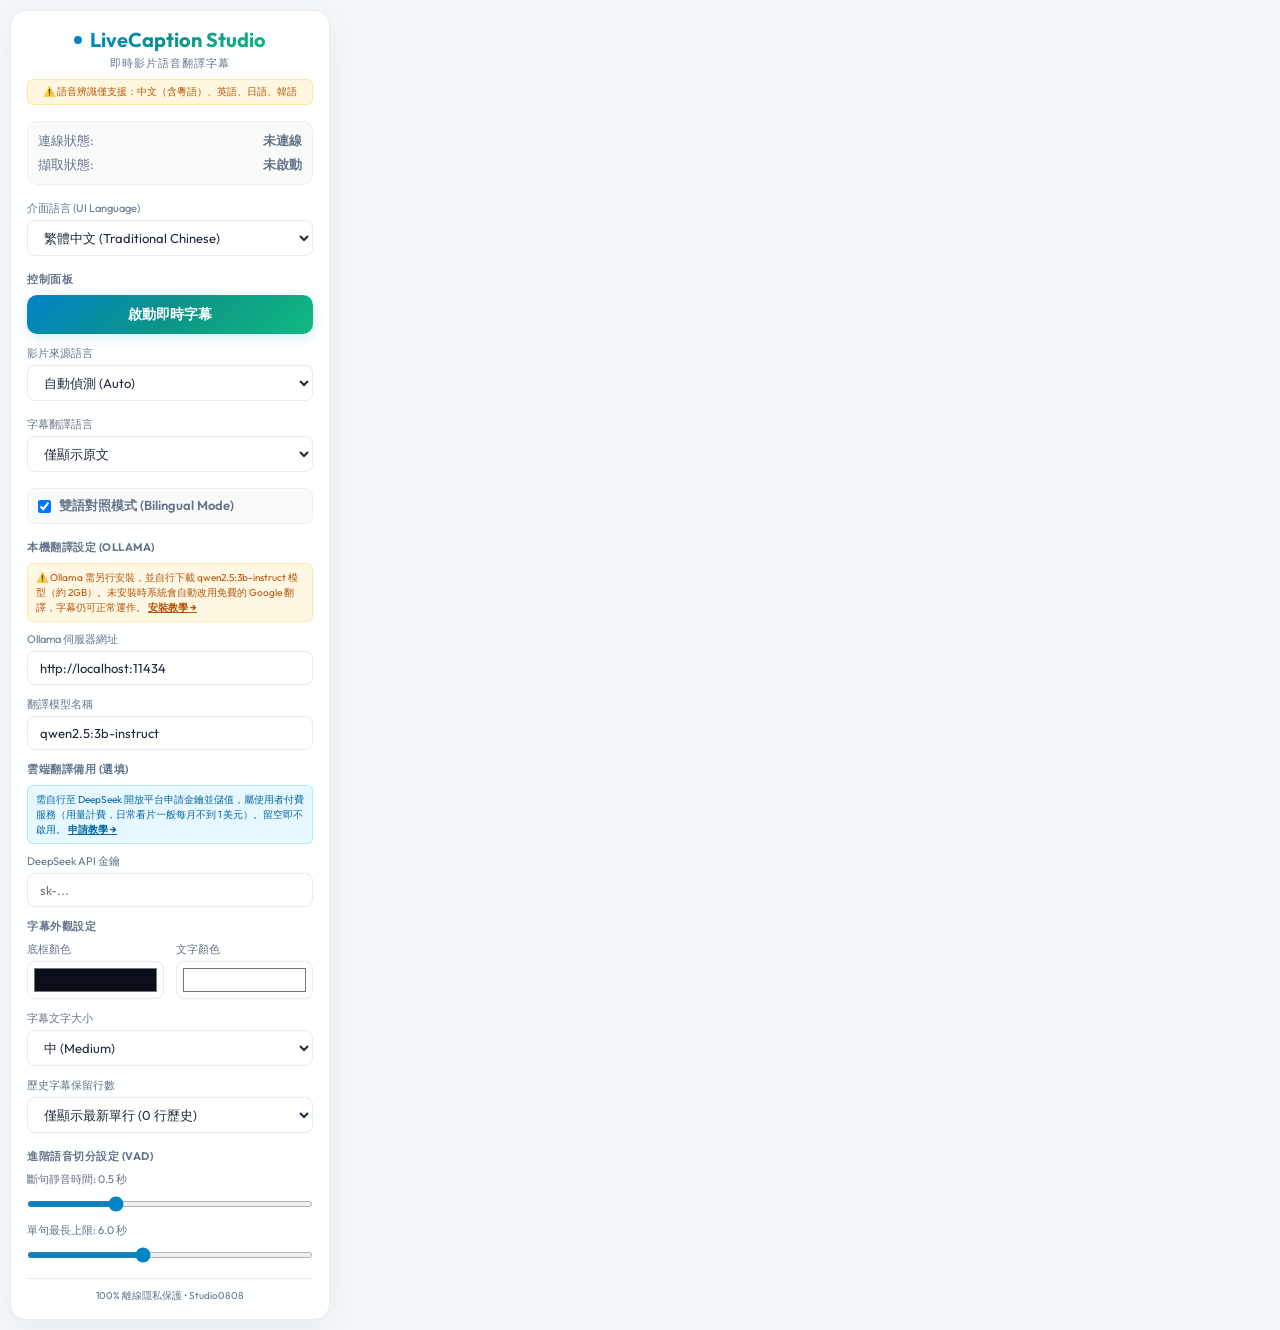
<file: extension/popup.html>
<!DOCTYPE html>
<html>
<head>
  <meta charset="utf-8">
  <link rel="stylesheet" href="popup.css">
  <link href="https://fonts.googleapis.com/css2?family=Outfit:wght@300;400;600;700&display=swap" rel="stylesheet">
</head>
<body>
  <div class="card">
    <div class="header">
      <div class="logo">
        <span class="pulse"></span>
        <h1>LiveCaption Studio</h1>
      </div>
      <p class="subtitle" id="subtitle-desc">即時影片語音翻譯字幕</p>
      <p class="lang-notice" id="lang-notice">⚠️ 語音辨識僅支援：中文（含粵語）、英語、日語、韓語</p>
    </div>

    <div class="status-container">
      <div class="status-item">
        <span class="label">連線狀態:</span>
        <span id="connection-status" class="status offline">未連線</span>
      </div>
      <div class="status-item">
        <span class="label">擷取狀態:</span>
        <span id="capture-status" class="status inactive">未啟動</span>
      </div>
    </div>

    <div class="input-group" style="margin-bottom: 16px;">
      <label for="ui-lang" id="label-ui-lang">介面語言 (UI Language)</label>
      <select id="ui-lang" style="cursor: pointer;">
        <option value="zh-TW" selected>繁體中文 (Traditional Chinese)</option>
        <option value="zh-CN">簡體中文 (Simplified Chinese)</option>
        <option value="en">英文 (English)</option>
        <option value="ja">日文 (Japanese)</option>
        <option value="ko">韓文 (Korean)</option>
        <option value="es">西班牙文 (Spanish)</option>
        <option value="fr">法文 (French)</option>
        <option value="de">德文 (German)</option>
        <option value="ru">俄文 (Russian)</option>
      </select>
    </div>

    <div class="section-title" id="title-control-panel">控制面板</div>
    <div class="control-group" style="margin-bottom: 12px;">
      <button id="toggle-btn" class="btn btn-start">啟動即時字幕</button>
    </div>

    <div class="input-group" style="margin-bottom: 16px;">
      <label for="source-lang" id="label-source-lang">影片來源語言</label>
      <select id="source-lang" style="cursor: pointer;">
        <option value="auto" id="opt-source-auto">自動偵測 (Auto)</option>
        <option value="zh-TW">繁體中文 (Traditional Chinese)</option>
        <option value="zh-CN">簡體中文 (Simplified Chinese)</option>
        <option value="en">英文 (English)</option>
        <option value="ja">日文 (Japanese)</option>
        <option value="ko">韓文 (Korean)</option>
        <option value="es">西班牙文 (Spanish)</option>
        <option value="fr">法文 (French)</option>
        <option value="de">德文 (German)</option>
        <option value="ru">俄文 (Russian)</option>
      </select>
    </div>

    <div class="input-group" style="margin-bottom: 16px;">
      <label for="target-lang" id="label-target-lang">字幕翻譯語言</label>
      <select id="target-lang" style="cursor: pointer;">
        <option value="none" id="opt-target-none" selected>僅顯示原文</option>
        <option value="zh-TW">繁體中文 (Traditional Chinese)</option>
        <option value="zh-CN">簡體中文 (Simplified Chinese)</option>
        <option value="en">英文 (English)</option>
        <option value="ja">日文 (Japanese)</option>
        <option value="ko">韓文 (Korean)</option>
        <option value="es">西班牙文 (Spanish)</option>
        <option value="fr">法文 (French)</option>
        <option value="de">德文 (German)</option>
        <option value="ru">俄文 (Russian)</option>
      </select>
    </div>

    <div class="input-group checkbox-wrapper">
      <input type="checkbox" id="show-bilingual" checked style="width: auto; margin: 0; cursor: pointer;">
      <label for="show-bilingual" id="label-show-bilingual" style="margin: 0; cursor: pointer; font-size: 13px; font-weight: 600;">雙語對照模式 (Bilingual Mode)</label>
    </div>

    <div class="section-title" id="title-ollama">本機翻譯設定 (Ollama)</div>
    <p class="setting-notice">
      <span id="notice-ollama">⚠️ Ollama 需另行安裝，並自行下載 qwen2.5:3b-instruct 模型（約 2GB）。未安裝時系統會自動改用免費的 Google 翻譯，字幕仍可正常運作。</span>
      <a href="https://begin0808.github.io/LiveCaption/#troubleshooting" target="_blank" id="link-ollama-guide">安裝教學 →</a>
    </p>
    <div class="input-group">
      <label for="ollama-url">Ollama 伺服器網址</label>
      <input type="text" id="ollama-url" value="http://localhost:11434" placeholder="http://localhost:11434">
    </div>

    <div class="input-group">
      <label for="model-name">翻譯模型名稱</label>
      <input type="text" id="model-name" value="qwen2.5:3b-instruct" placeholder="qwen2.5:3b-instruct">
    </div>

    <div class="section-title" id="title-deepseek">雲端翻譯備用 (選填)</div>
    <p class="setting-notice setting-notice-info">
      <span id="notice-deepseek">需自行至 DeepSeek 開放平台申請金鑰並儲值，屬使用者付費服務（用量計費，日常看片一般每月不到 1 美元）。留空即不啟用。</span>
      <a href="https://begin0808.github.io/LiveCaption/#troubleshooting" target="_blank" id="link-deepseek-guide">申請教學 →</a>
    </p>
    <div class="input-group">
      <label for="deepseek-key">DeepSeek API 金鑰</label>
      <input type="password" id="deepseek-key" placeholder="sk-...">
    </div>
    <div class="section-title" id="title-appearance">字幕外觀設定</div>
    <div class="input-group" style="display: flex; gap: 12px; margin-bottom: 12px;">
      <div style="flex: 1;">
        <label for="bg-color">底框顏色</label>
        <input type="color" id="bg-color" value="#0a0f19">
      </div>
      <div style="flex: 1;">
        <label for="text-color">文字顏色</label>
        <input type="color" id="text-color" value="#ffffff">
      </div>
    </div>

    <div class="input-group" style="margin-bottom: 12px;">
      <label for="font-size">字幕文字大小</label>
      <select id="font-size" style="cursor: pointer;">
        <option value="small">小 (Small)</option>
        <option value="medium" selected>中 (Medium)</option>
        <option value="large">大 (Large)</option>
        <option value="xlarge">特大 (X-Large)</option>
      </select>
    </div>

    <div class="input-group" style="margin-bottom: 16px;">
      <label for="history-lines">歷史字幕保留行數</label>
      <select id="history-lines" style="cursor: pointer;">
        <option value="0" selected>僅顯示最新單行 (0 行歷史)</option>
        <option value="1">顯示最新 + 前 1 句 (1 行歷史)</option>
        <option value="2">顯示最新 + 前 2 句 (2 行歷史)</option>
      </select>
    </div>

    <div class="section-title" id="title-vad">進階語音切分設定 (VAD)</div>
    <div class="input-group">
      <label for="min-silence">斷句靜音時間: <span id="min-silence-val">0.5</span> 秒</label>
      <input type="range" id="min-silence" min="0.2" max="1.2" step="0.1" value="0.5" style="width: 100%; margin: 4px 0;">
    </div>
    <div class="input-group">
      <label for="max-speech">單句最長上限: <span id="max-speech-val">6.0</span> 秒</label>
      <input type="range" id="max-speech" min="2.0" max="12.0" step="0.5" value="6.0" style="width: 100%; margin: 4px 0;">
    </div>
    
    <div class="footer">
      <p id="footer-text">100% 離線隱私保護 • Studio0808</p>
    </div>
  </div>
  <script src="popup.js"></script>
</body>
</html>
</file>
<file: extension/popup.css>
:root {
  --bg-color: #f4f7fa;
  --card-bg: rgba(255, 255, 255, 0.9);
  --border-color: rgba(0, 0, 0, 0.08);
  --text-primary: #1e293b;
  --text-secondary: #64748b;
  --primary-color: #0284c7;
  --primary-glow: rgba(2, 132, 199, 0.2);
  --success-color: #10b981;
  --success-glow: rgba(16, 185, 129, 0.2);
  --danger-color: #ef4444;
}

body {
  margin: 0;
  padding: 10px;
  width: 320px;
  background-color: var(--bg-color);
  font-family: 'Outfit', sans-serif;
  color: var(--text-primary);
  overflow-x: hidden;
}

.card {
  background: var(--card-bg);
  backdrop-filter: blur(12px);
  -webkit-backdrop-filter: blur(12px);
  border: 1px solid var(--border-color);
  border-radius: 16px;
  padding: 16px;
  box-shadow: 0 10px 30px rgba(0, 0, 0, 0.05);
}

.header {
  text-align: center;
  margin-bottom: 16px;
}

.logo {
  display: flex;
  align-items: center;
  justify-content: center;
  gap: 8px;
}

.logo h1 {
  font-size: 20px;
  font-weight: 700;
  margin: 0;
  background: linear-gradient(135deg, #0284c7 0%, #0d9488 50%, #10b981 100%);
  -webkit-background-clip: text;
  -webkit-text-fill-color: transparent;
}

.pulse {
  width: 8px;
  height: 8px;
  border-radius: 50%;
  background-color: var(--primary-color);
  box-shadow: 0 0 0 0 var(--primary-glow);
  animation: pulse-animation 2s infinite;
}

@keyframes pulse-animation {
  0% {
    box-shadow: 0 0 0 0 var(--primary-glow);
  }
  70% {
    box-shadow: 0 0 0 6px rgba(2, 132, 199, 0);
  }
  100% {
    box-shadow: 0 0 0 0 rgba(2, 132, 199, 0);
  }
}

.subtitle {
  font-size: 11px;
  color: var(--text-secondary);
  margin: 4px 0 0 0;
  letter-spacing: 1px;
}

.lang-notice {
  font-size: 10px;
  color: #b45309;
  background: rgba(251, 191, 36, 0.15);
  border: 1px solid rgba(251, 191, 36, 0.3);
  border-radius: 6px;
  padding: 5px 8px;
  margin: 8px 0 0 0;
  line-height: 1.4;
}

.setting-notice {
  font-size: 10px;
  color: #b45309;
  background: rgba(251, 191, 36, 0.12);
  border: 1px solid rgba(251, 191, 36, 0.28);
  border-radius: 6px;
  padding: 6px 8px;
  margin: 0 0 10px 0;
  line-height: 1.5;
}

.setting-notice-info {
  color: #0369a1;
  background: rgba(56, 189, 248, 0.12);
  border-color: rgba(56, 189, 248, 0.28);
}

.setting-notice a {
  color: inherit;
  font-weight: 700;
  white-space: nowrap;
  text-decoration: underline;
}

.status-container {
  display: flex;
  flex-direction: column;
  gap: 6px;
  background: rgba(0, 0, 0, 0.02);
  border-radius: 10px;
  padding: 10px;
  margin-bottom: 16px;
  font-size: 13px;
  border: 1px solid rgba(0, 0, 0, 0.04);
}

.status-item {
  display: flex;
  justify-content: space-between;
}

.label {
  color: var(--text-secondary);
}

.status {
  font-weight: 600;
}

.status.offline {
  color: var(--text-secondary);
}

.status.online {
  color: var(--success-color);
}

.status.inactive {
  color: var(--text-secondary);
}

.status.active {
  color: var(--primary-color);
}

.section-title {
  font-size: 11px;
  font-weight: 700;
  text-transform: uppercase;
  color: var(--text-secondary);
  margin-bottom: 8px;
  letter-spacing: 0.5px;
}

.control-group {
  margin-bottom: 16px;
}

.btn {
  width: 100%;
  padding: 10px;
  border: none;
  border-radius: 10px;
  font-family: 'Outfit', sans-serif;
  font-size: 14px;
  font-weight: 600;
  cursor: pointer;
  transition: all 0.3s cubic-bezier(0.4, 0, 0.2, 1);
  outline: none;
}

.btn-start {
  background: linear-gradient(135deg, #0284c7 0%, #0d9488 50%, #10b981 100%);
  color: white;
  box-shadow: 0 4px 12px rgba(2, 132, 199, 0.15);
}

.btn-start:hover {
  background: linear-gradient(135deg, #025a87 0%, #0a7168 50%, #0c8c62 100%);
  box-shadow: 0 6px 16px rgba(2, 132, 199, 0.25);
  transform: translateY(-1px);
}

.btn-stop {
  background: linear-gradient(135deg, #ef4444, #dc2626);
  color: white;
  box-shadow: 0 4px 12px rgba(239, 68, 68, 0.15);
}

.btn-stop:hover {
  background: linear-gradient(135deg, #b91c1c, #dc2626);
  box-shadow: 0 6px 16px rgba(239, 68, 68, 0.25);
  transform: translateY(-1px);
}

.input-group {
  margin-bottom: 12px;
}

.input-group label {
  display: block;
  font-size: 11px;
  color: var(--text-secondary);
  margin-bottom: 4px;
}

.input-group input, .input-group select {
  width: 100%;
  box-sizing: border-box;
  padding: 8px 12px;
  background: #ffffff;
  border: 1px solid rgba(0, 0, 0, 0.08);
  border-radius: 8px;
  color: var(--text-primary);
  font-family: 'Outfit', sans-serif;
  font-size: 13px;
  transition: all 0.3s;
}

.input-group input:focus, .input-group select:focus {
  outline: none;
  border-color: var(--primary-color);
  box-shadow: 0 0 0 3px rgba(2, 132, 199, 0.15);
  background: #ffffff;
}

.input-group select option {
  background: #ffffff;
  color: var(--text-primary);
}

.input-group input[type="color"] {
  height: 38px;
  padding: 2px 4px;
  cursor: pointer;
}

.input-group input[type="range"] {
  accent-color: var(--primary-color);
  background: rgba(0, 0, 0, 0.05);
  height: 6px;
  border-radius: 3px;
  border: none;
  padding: 0;
  cursor: pointer;
}

.checkbox-wrapper {
  display: flex;
  align-items: center;
  gap: 8px;
  margin-bottom: 16px;
  background: rgba(0, 0, 0, 0.02);
  padding: 8px 10px;
  border-radius: 8px;
  border: 1px solid rgba(0, 0, 0, 0.04);
}

.footer {
  text-align: center;
  margin-top: 16px;
  border-top: 1px solid var(--border-color);
  padding-top: 10px;
}

.footer p {
  font-size: 10px;
  color: var(--text-secondary);
  margin: 0;
}
</file>
